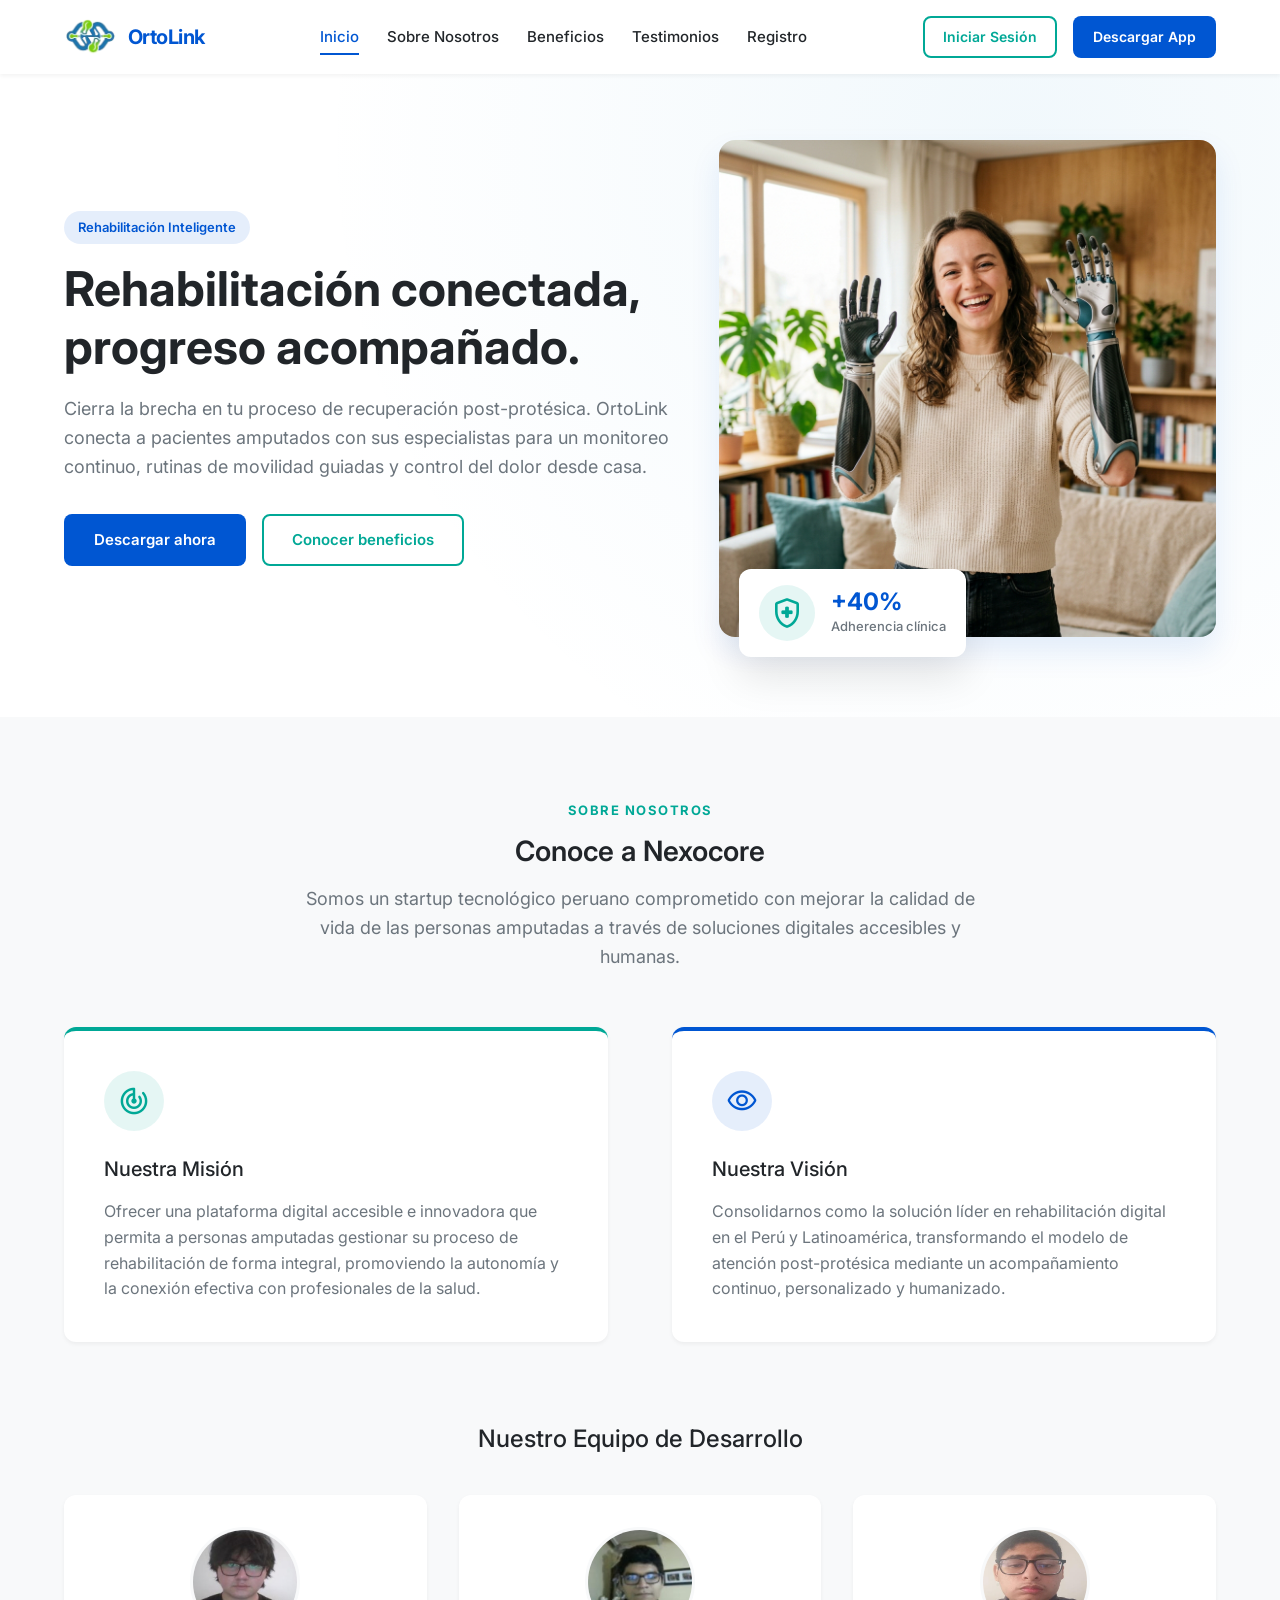
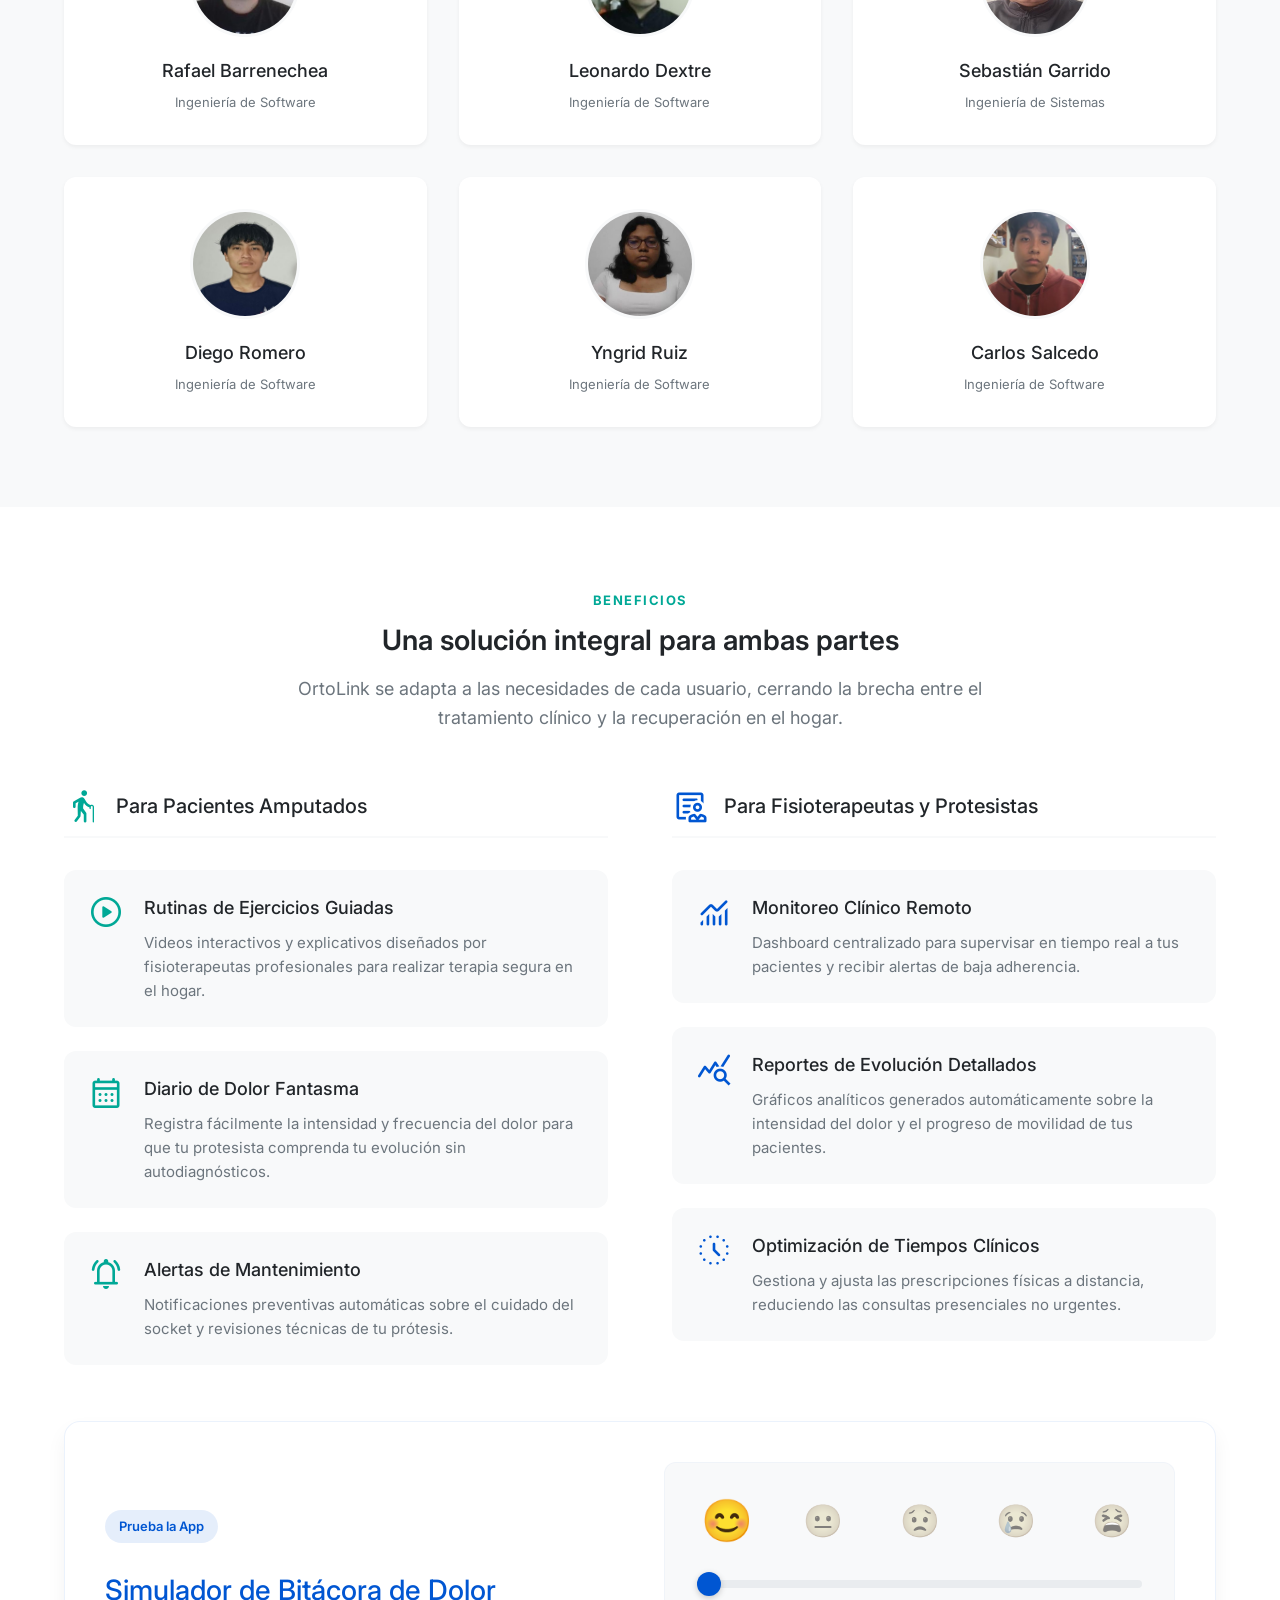
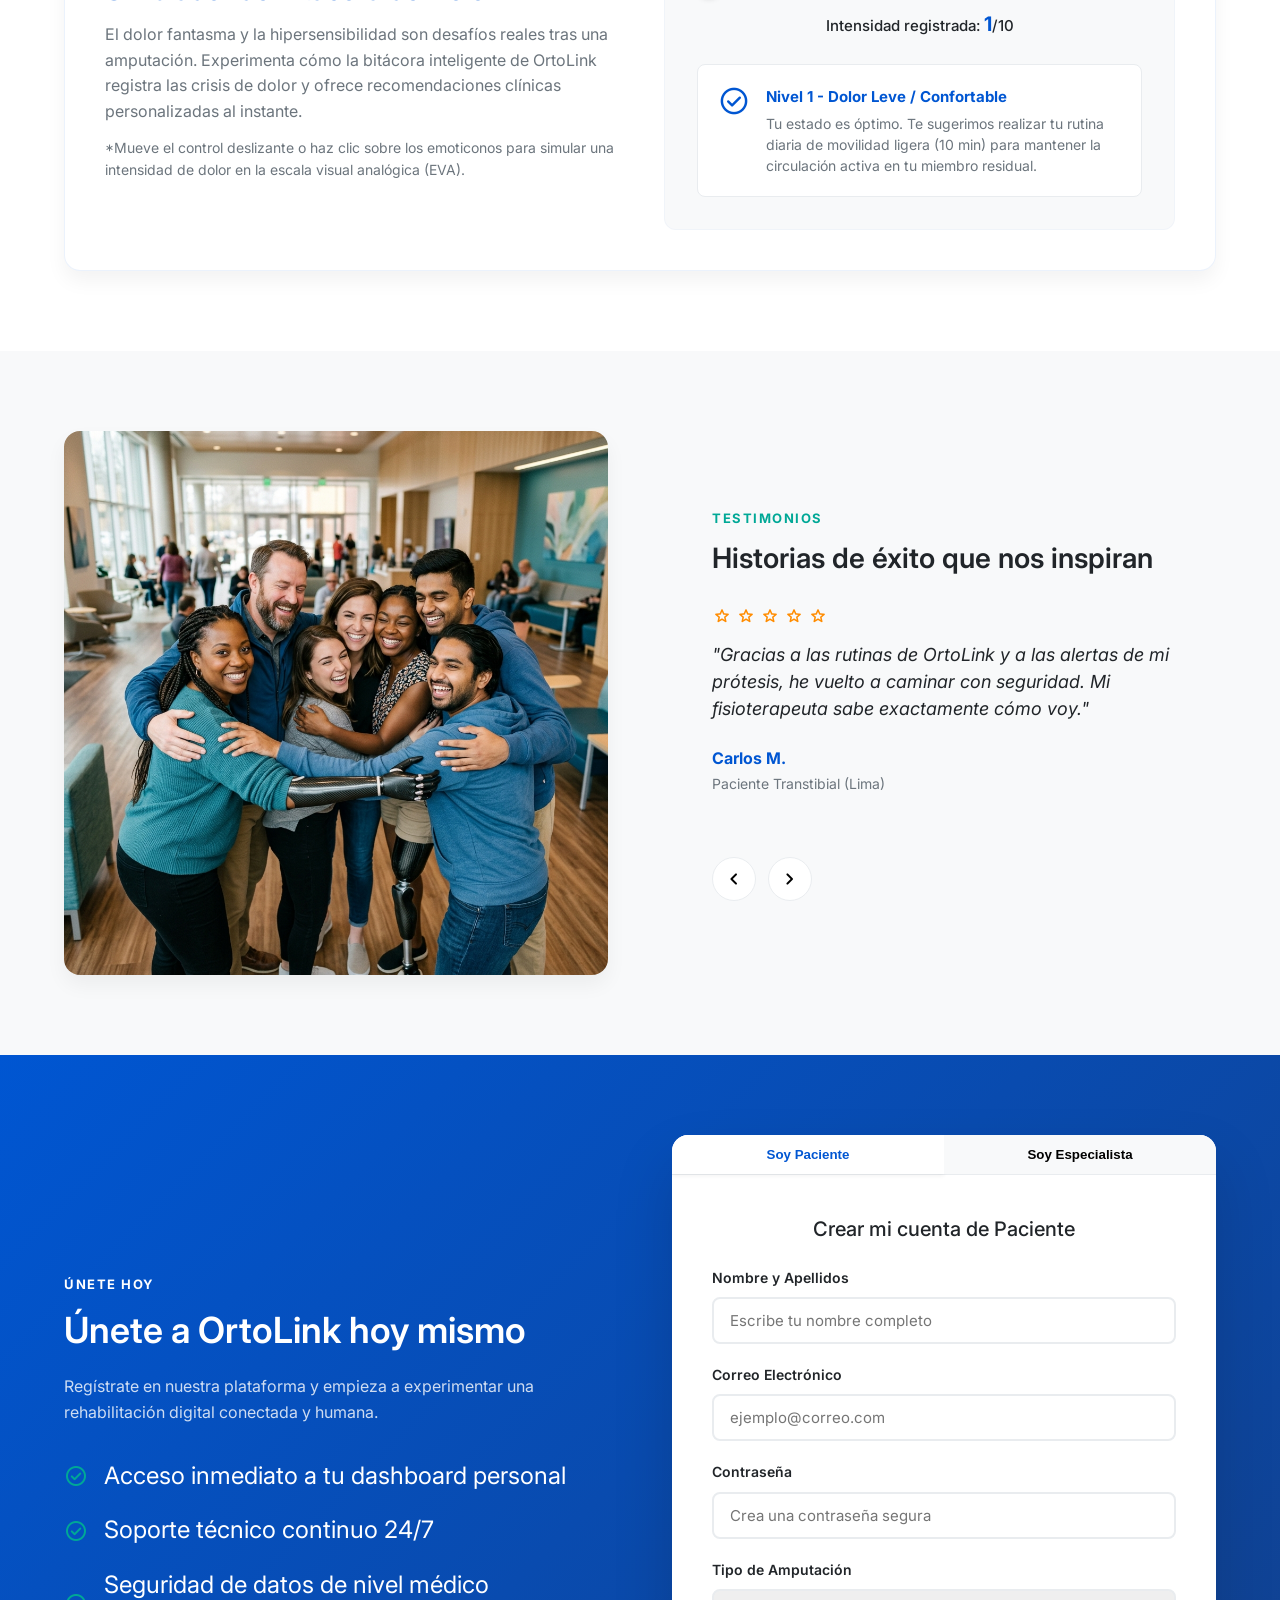
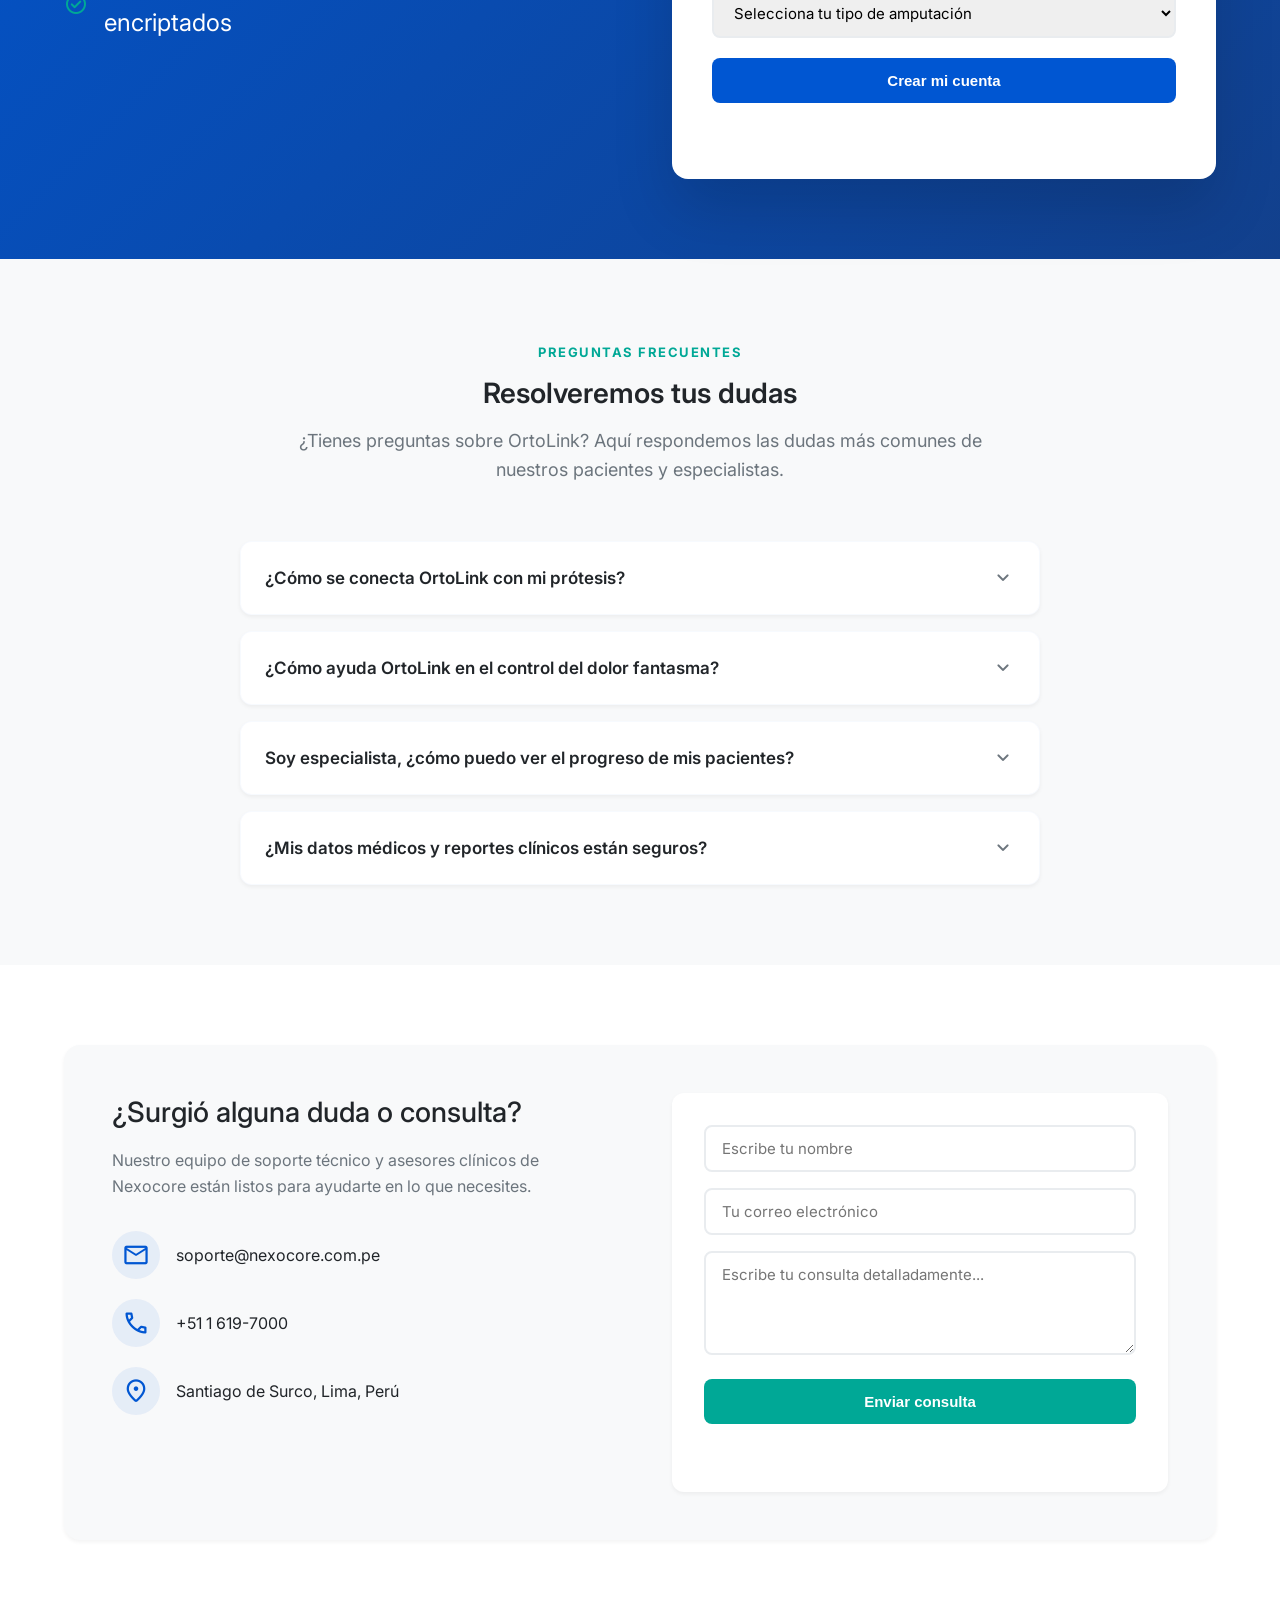
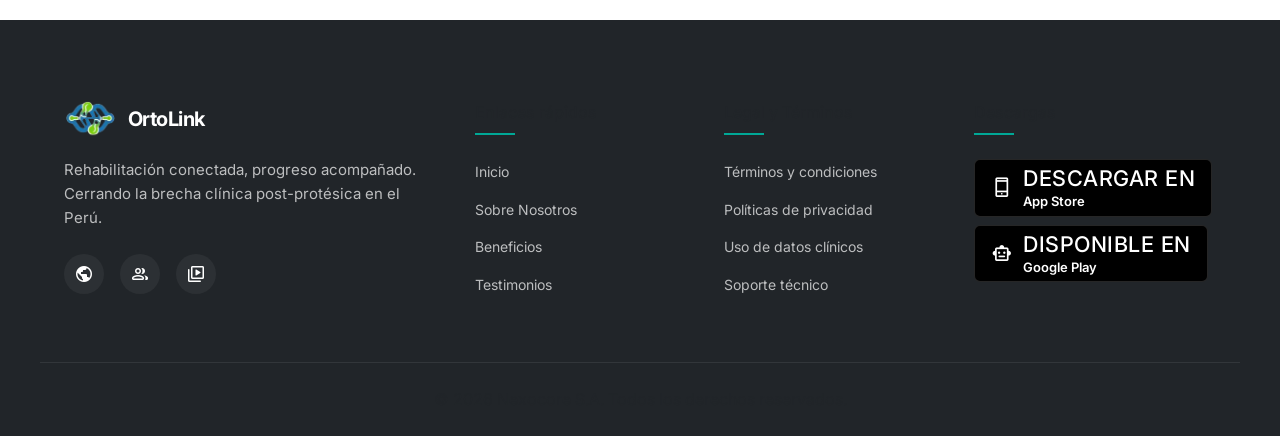
<file: public/index.html>
<!DOCTYPE html>
<html lang="es">

<head>
    <meta charset="UTF-8">
    <meta name="viewport" content="width=device-width, initial-scale=1.0">
    <title>OrtoLink - Rehabilitación conectada, progreso acompañado</title>

    <meta name="description"
        content="OrtoLink es la plataforma digital que conecta a pacientes amputados con especialistas en rehabilitación. Rutinas guiadas, diario de dolor y monitoreo remoto.">
    <meta name="keywords"
        content="rehabilitacion, protesis, amputados, dolor fantasma, telemedicina, ortopedia, fisioterapia, peru">
    <meta name="author" content="Nexocore">

    <link rel="preconnect" href="https://fonts.googleapis.com">
    <link rel="preconnect" href="https://fonts.gstatic.com" crossorigin>
    <link href="https://fonts.googleapis.com/css2?family=Inter:wght@300;400;500;600;700&display=swap" rel="stylesheet">

    <link rel="stylesheet"
        href="https://fonts.googleapis.com/css2?family=Material+Symbols+Rounded:opsz,wght,FILL,GRAD@24,400,0..1,0&display=swap" />

    <link rel="icon" type="image/x-icon" href="favicon.ico">
    <link rel="stylesheet" href="assets/styles/styles.css?v=1.0.1">
</head>

<body>
  
    <header class="main-header" id="header">
        <div class="header-container">
            <a href="#inicio" class="logo-area">
                <img src="assets/images/Ortolink logo sin fondo.png" alt="OrtoLink Logo" class="logo-img">
                <span class="logo-text">OrtoLink</span>
            </a>

            <button class="mobile-menu-toggle" id="menuToggle" aria-label="Abrir menú de navegación">
                <span class="material-symbols-rounded">menu</span>
            </button>

            <nav class="nav-menu" id="navMenu">
                <a href="#inicio" class="nav-link active">Inicio</a>
                <a href="#sobre-nosotros" class="nav-link">Sobre Nosotros</a>
                <a href="#beneficios" class="nav-link">Beneficios</a>
                <a href="#testimonios" class="nav-link">Testimonios</a>
                <a href="#registro" class="nav-link">Registro</a>
                <a href="login.html" class="nav-link mobile-only-link">Iniciar Sesión</a>
                <a href="#contacto" class="nav-link btn-secondary-nav">Contáctanos</a>
            </nav>

            <div class="header-actions">
                <a href="login.html" class="btn btn-secondary-outline btn-sm" style="margin-right: 12px;">Iniciar Sesión</a>
                <a href="#registro" class="btn btn-primary btn-sm">Descargar App</a>
            </div>
        </div>
    </header>
   
    <section class="hero-section" id="inicio">
        <div class="container hero-grid">
            <div class="hero-content fade-in">
                <span class="badge">Rehabilitación Inteligente</span>
                <h1 class="hero-title">Rehabilitación conectada, progreso acompañado.</h1>
                <p class="hero-subtitle">
                    Cierra la brecha en tu proceso de recuperación post-protésica. OrtoLink conecta a pacientes
                    amputados con sus especialistas para un monitoreo continuo, rutinas de movilidad guiadas y control
                    del dolor desde casa.
                </p>
                <div class="hero-actions">
                    <a href="#registro" class="btn btn-primary">Descargar ahora</a>
                    <a href="#beneficios" class="btn btn-secondary-outline">Conocer beneficios</a>
                </div>
            </div>
            <div class="hero-media slide-in-right">
                <div class="hero-image-wrapper">
                    <img src="assets/images/hero_woman_waving.png"
                        alt="Paciente con prótesis de brazo sonriendo y saludando" class="hero-img">
                    <div class="experience-card">
                        <span class="material-symbols-rounded icon-badge">health_and_safety</span>
                        <div class="experience-text">
                            <strong>+40%</strong>
                            <span>Adherencia clínica</span>
                        </div>
                    </div>
                </div>
            </div>
        </div>
    </section>
  
    <section class="about-section" id="sobre-nosotros">
        <div class="container">
            <div class="section-header text-center scroll-animate">
                <span class="section-tag">Sobre Nosotros</span>
                <h2>Conoce a Nexocore</h2>
                <p class="section-desc">
                    Somos un startup tecnológico peruano comprometido con mejorar la calidad de vida de las personas
                    amputadas a través de soluciones digitales accesibles y humanas.
                </p>
            </div>

            <div class="about-mv grid-2 scroll-animate">
                <div class="mv-card mission">
                    <div class="mv-icon-wrapper">
                        <span class="material-symbols-rounded">track_changes</span>
                    </div>
                    <h3>Nuestra Misión</h3>
                    <p>
                        Ofrecer una plataforma digital accesible e innovadora que permita a personas amputadas gestionar
                        su proceso de rehabilitación de forma integral, promoviendo la autonomía y la conexión efectiva
                        con profesionales de la salud.
                    </p>
                </div>
                <div class="mv-card vision">
                    <div class="mv-icon-wrapper">
                        <span class="material-symbols-rounded">visibility</span>
                    </div>
                    <h3>Nuestra Visión</h3>
                    <p>
                        Consolidarnos como la solución líder en rehabilitación digital en el Perú y Latinoamérica,
                        transformando el modelo de atención post-protésica mediante un acompañamiento continuo,
                        personalizado y humanizado.
                    </p>
                </div>
            </div>

            <div class="team-area scroll-animate">
                <h3 class="team-title text-center">Nuestro Equipo de Desarrollo</h3>
                <div class="team-grid">
                    
                    <div class="team-card">
                        <div class="avatar-wrapper">
                            <img src="assets/images/Rafael Bustamante.jpeg" alt="Rafael Bustamante"
                                class="avatar-img">
                        </div>
                        <h4>Rafael Barrenechea</h4>
                        <p class="career">Ingeniería de Software</p>
                    </div>
                    
                    <div class="team-card">
                        <div class="avatar-wrapper">
                            <img src="assets/images/Leonardo Dextre.jpeg" alt="Leonardo Dextre" class="avatar-img">
                        </div>
                        <h4>Leonardo Dextre</h4>
                        <p class="career">Ingeniería de Software</p>
                    </div>
                    
                    <div class="team-card">
                        <div class="avatar-wrapper">
                            <img src="assets/images/Sebastian Caleb.jpeg" alt="Sebastian Caleb" class="avatar-img">
                        </div>
                        <h4>Sebastián Garrido</h4>
                        <p class="career">Ingeniería de Sistemas</p>
                    </div>
                    
                    <div class="team-card">
                        <div class="avatar-wrapper">
                            <img src="assets/images/Diego Sebastian.jpeg" alt="Diego Sebastian" class="avatar-img">
                        </div>
                        <h4>Diego Romero</h4>
                        <p class="career">Ingeniería de Software</p>
                    </div>
                    
                    <div class="team-card">
                        <div class="avatar-wrapper">
                            <img src="assets/images/Yngrid Ruiz.jpeg" alt="Yngrid Ruiz" class="avatar-img">
                        </div>
                        <h4>Yngrid Ruiz</h4>
                        <p class="career">Ingeniería de Software</p>
                    </div>
                    
                    <div class="team-card">
                        <div class="avatar-wrapper">
                            <img src="assets/images/Carlos Salcedo.jpeg" alt="Carlos Salcedo" class="avatar-img">
                        </div>
                        <h4>Carlos Salcedo</h4>
                        <p class="career">Ingeniería de Software</p>
                    </div>
                </div>
            </div>
        </div>
    </section>
  
    <section class="benefits-section" id="beneficios">
        <div class="container">
            <div class="section-header text-center scroll-animate">
                <span class="section-tag">Beneficios</span>
                <h2>Una solución integral para ambas partes</h2>
                <p class="section-desc">
                    OrtoLink se adapta a las necesidades de cada usuario, cerrando la brecha entre el tratamiento
                    clínico y la recuperación en el hogar.
                </p>
            </div>

            <div class="benefits-grid grid-2">
                
                <div class="benefits-column scroll-animate">
                    <div class="column-title">
                        <span class="material-symbols-rounded text-teal">elderly</span>
                        <h3>Para Pacientes Amputados</h3>
                    </div>
                    <div class="cards-list">
                        <div class="benefit-card">
                            <div class="card-icon">
                                <span class="material-symbols-rounded">play_circle</span>
                            </div>
                            <div class="card-info">
                                <h4>Rutinas de Ejercicios Guiadas</h4>
                                <p>Videos interactivos y explicativos diseñados por fisioterapeutas profesionales para
                                    realizar terapia segura en el hogar.</p>
                            </div>
                        </div>
                        <div class="benefit-card">
                            <div class="card-icon">
                                <span class="material-symbols-rounded">calendar_month</span>
                            </div>
                            <div class="card-info">
                                <h4>Diario de Dolor Fantasma</h4>
                                <p>Registra fácilmente la intensidad y frecuencia del dolor para que tu protesista
                                    comprenda tu evolución sin autodiagnósticos.</p>
                            </div>
                        </div>
                        <div class="benefit-card">
                            <div class="card-icon">
                                <span class="material-symbols-rounded">notifications_active</span>
                            </div>
                            <div class="card-info">
                                <h4>Alertas de Mantenimiento</h4>
                                <p>Notificaciones preventivas automáticas sobre el cuidado del socket y revisiones
                                    técnicas de tu prótesis.</p>
                            </div>
                        </div>
                    </div>
                </div>

                <div class="benefits-column scroll-animate">
                    <div class="column-title">
                        <span class="material-symbols-rounded text-blue">clinical_notes</span>
                        <h3>Para Fisioterapeutas y Protesistas</h3>
                    </div>
                    <div class="cards-list">
                        <div class="benefit-card">
                            <div class="card-icon">
                                <span class="material-symbols-rounded">monitoring</span>
                            </div>
                            <div class="card-info">
                                <h4>Monitoreo Clínico Remoto</h4>
                                <p>Dashboard centralizado para supervisar en tiempo real a tus pacientes y recibir
                                    alertas de baja adherencia.</p>
                            </div>
                        </div>
                        <div class="benefit-card">
                            <div class="card-icon">
                                <span class="material-symbols-rounded">query_stats</span>
                            </div>
                            <div class="card-info">
                                <h4>Reportes de Evolución Detallados</h4>
                                <p>Gráficos analíticos generados automáticamente sobre la intensidad del dolor y el
                                    progreso de movilidad de tus pacientes.</p>
                            </div>
                        </div>
                        <div class="benefit-card">
                            <div class="card-icon">
                                <span class="material-symbols-rounded">history_toggle_off</span>
                            </div>
                            <div class="card-info">
                                <h4>Optimización de Tiempos Clínicos</h4>
                                <p>Gestiona y ajusta las prescripciones físicas a distancia, reduciendo las consultas
                                    presenciales no urgentes.</p>
                            </div>
                        </div>
                    </div>
                </div>
            </div>

            <div class="interactive-demo-card scroll-animate" style="margin-top: 56px;">
                <div class="demo-card-grid">
                    <div class="demo-info">
                        <span class="badge">Prueba la App</span>
                        <h3>Simulador de Bitácora de Dolor</h3>
                        <p>
                            El dolor fantasma y la hipersensibilidad son desafíos reales tras una amputación. Experimenta cómo la bitácora inteligente de OrtoLink registra las crisis de dolor y ofrece recomendaciones clínicas personalizadas al instante.
                        </p>
                        <p style="margin-top: 12px; font-size: 0.875rem; color: var(--color-text-muted);">
                            *Mueve el control deslizante o haz clic sobre los emoticonos para simular una intensidad de dolor en la escala visual analógica (EVA).
                        </p>
                    </div>
                    
                    <div class="demo-interactive">
                        <div class="pain-scale-container" id="painScaleCard">
                            <div class="pain-faces">
                                <span class="face active" data-level="1" title="Dolor Leve">😊</span>
                                <span class="face" data-level="3" title="Dolor Moderado">😐</span>
                                <span class="face" data-level="5" title="Dolor Severo">😟</span>
                                <span class="face" data-level="7" title="Dolor Muy Severo">😢</span>
                                <span class="face" data-level="10" title="Dolor Insoportable">😫</span>
                            </div>
                            
                            <div class="pain-slider-wrapper">
                                <input type="range" id="painSlider" min="1" max="10" value="1" class="pain-slider" aria-label="Escala de dolor de 1 a 10">
                                <div class="pain-value-display">
                                    Intensidad registrada: <strong id="painValueDisplay">1</strong>/10
                                </div>
                            </div>
                            
                            <div class="pain-recommendation" id="painFeedbackBox">
                                <span class="material-symbols-rounded" id="painFeedbackIcon">check_circle</span>
                                <div>
                                    <strong id="painFeedbackTitle">Nivel 1 - Dolor Leve / Confortable</strong>
                                    <p id="painFeedbackDesc">Tu estado es óptimo. Te sugerimos realizar tu rutina diaria de movilidad ligera (10 min) para mantener la circulación activa en tu miembro residual.</p>
                                </div>
                            </div>
                        </div>
                    </div>
                </div>
            </div>
        </div>
    </section>

    <section class="testimonials-section" id="testimonios">
        <div class="container grid-2 align-center">
            <div class="testimonials-media scroll-animate">
                <div class="testimonial-image-wrapper">
                    <img src="assets/images/testimonies_group_hug.png"
                        alt="Grupo de pacientes con prótesis abrazándose" class="testimonial-img">
                </div>
            </div>
            <div class="testimonials-content scroll-animate">
                <span class="section-tag">Testimonios</span>
                <h2>Historias de éxito que nos inspiran</h2>

                <div class="testimonial-slider">
                    
                    <div class="testimonial-item active">
                        <div class="rating">
                            <span class="material-symbols-rounded fill">star</span>
                            <span class="material-symbols-rounded fill">star</span>
                            <span class="material-symbols-rounded fill">star</span>
                            <span class="material-symbols-rounded fill">star</span>
                            <span class="material-symbols-rounded fill">star</span>
                        </div>
                        <p class="quote">
                            "Gracias a las rutinas de OrtoLink y a las alertas de mi prótesis, he vuelto a caminar con
                            seguridad. Mi fisioterapeuta sabe exactamente cómo voy."
                        </p>
                        <div class="author">
                            <strong>Carlos M.</strong>
                            <span>Paciente Transtibial (Lima)</span>
                        </div>
                    </div>

                    <div class="testimonial-item">
                        <div class="rating">
                            <span class="material-symbols-rounded fill">star</span>
                            <span class="material-symbols-rounded fill">star</span>
                            <span class="material-symbols-rounded fill">star</span>
                            <span class="material-symbols-rounded fill">star</span>
                            <span class="material-symbols-rounded fill">star</span>
                        </div>
                        <p class="quote">
                            "OrtoLink me permite ajustar la terapia física de mis pacientes de forma remota y recibir
                            alertas cuando alguien tiene baja adherencia. Ha mejorado los resultados en un 40%."
                        </p>
                        <div class="author">
                            <strong>Dra. Andrea R.</strong>
                            <span>Especialista en Medicina Física</span>
                        </div>
                    </div>
                </div>

                <div class="slider-controls">
                    <button class="btn-ctrl" id="prevTestimonial" aria-label="Testimonio anterior">
                        <span class="material-symbols-rounded">chevron_left</span>
                    </button>
                    <button class="btn-ctrl" id="nextTestimonial" aria-label="Testimonio siguiente">
                        <span class="material-symbols-rounded">chevron_right</span>
                    </button>
                </div>
            </div>
        </div>
    </section>

    <section class="registration-section" id="registro">
        <div class="container grid-2 align-center">
            <div class="registration-info scroll-animate">
                <span class="section-tag text-white">Únete Hoy</span>
                <h2 class="text-white">Únete a OrtoLink hoy mismo</h2>
                <p class="text-white-muted">
                    Regístrate en nuestra plataforma y empieza a experimentar una rehabilitación digital conectada y
                    humana.
                </p>
                <div class="reg-benefits-list">
                    <div class="reg-benefit-item">
                        <span class="material-symbols-rounded text-teal">check_circle</span>
                        <span class="text-white">Acceso inmediato a tu dashboard personal</span>
                    </div>
                    <div class="reg-benefit-item">
                        <span class="material-symbols-rounded text-teal">check_circle</span>
                        <span class="text-white">Soporte técnico continuo 24/7</span>
                    </div>
                    <div class="reg-benefit-item">
                        <span class="material-symbols-rounded text-teal">check_circle</span>
                        <span class="text-white">Seguridad de datos de nivel médico encriptados</span>
                    </div>
                </div>
            </div>

            <div class="registration-form-container scroll-animate">
                
                <div class="role-selector">
                    <button class="btn-role active" id="btnRolePatient">Soy Paciente</button>
                    <button class="btn-role" id="btnRoleSpecialist">Soy Especialista</button>
                </div>

                <form id="regForm" class="reg-form">
                    <h3 id="formTitle">Crear mi cuenta de Paciente</h3>

                    <div class="form-group">
                        <label for="regName">Nombre y Apellidos</label>
                        <input type="text" id="regName" placeholder="Escribe tu nombre completo" required>
                    </div>

                    <div class="form-group">
                        <label for="regEmail">Correo Electrónico</label>
                        <input type="email" id="regEmail" placeholder="ejemplo@correo.com" required>
                    </div>

                    <div class="form-group">
                        <label for="regPassword">Contraseña</label>
                        <input type="password" id="regPassword" placeholder="Crea una contraseña segura" required
                            minlength="6">
                    </div>

                    <div class="form-group" id="groupAmputation">
                        <label for="regAmputation">Tipo de Amputación</label>
                        <select id="regAmputation" required>
                            <option value="" disabled selected>Selecciona tu tipo de amputación</option>
                            <option value="transtibial">Transtibial (Bajo la rodilla)</option>
                            <option value="transfemoral">Transfemoral (Sobre la rodilla)</option>
                            <option value="brazo">Miembro Superior (Brazo / Mano)</option>
                            <option value="otro">Otro tipo</option>
                        </select>
                    </div>

                    <div class="form-group hidden" id="groupSpecialty">
                        <label for="regSpecialty">Especialidad</label>
                        <select id="regSpecialty">
                            <option value="" disabled selected>Selecciona tu especialidad</option>
                            <option value="fisioterapia">Fisioterapeuta</option>
                            <option value="protesista">Protesista</option>
                            <option value="rehabilitador">Médico Fisiatra / Rehabilitador</option>
                            <option value="otra">Otra especialidad</option>
                        </select>
                    </div>

                    <div class="form-group hidden" id="groupLicense">
                        <label for="regLicense">Número de Colegiatura Médica</label>
                        <input type="text" id="regLicense" placeholder="Ingresa tu CTMP o CMP">
                    </div>

                    <button type="submit" class="btn btn-primary btn-block" id="btnSubmitForm">Crear mi cuenta</button>

                    <p class="form-notice" id="formNotice"></p>
                </form>
            </div>
        </div>
    </section>
    
    <section class="faq-section" id="faqs">
        <div class="container">
            <div class="section-header text-center scroll-animate">
                <span class="section-tag">Preguntas Frecuentes</span>
                <h2>Resolveremos tus dudas</h2>
                <p class="section-desc">
                    ¿Tienes preguntas sobre OrtoLink? Aquí respondemos las dudas más comunes de nuestros pacientes y especialistas.
                </p>
            </div>

            <div class="faq-accordion-container scroll-animate">
                
                <div class="faq-item">
                    <button class="faq-question" aria-expanded="false">
                        <span>¿Cómo se conecta OrtoLink con mi prótesis?</span>
                        <span class="material-symbols-rounded faq-arrow">expand_more</span>
                    </button>
                    <div class="faq-answer">
                        <div class="faq-answer-inner">
                            <p>
                                OrtoLink no requiere una conexión física directa por cable ni sensores invasivos. La aplicación te permite registrar manualmente el estado y revisiones de tu prótesis y el socket. Además, el algoritmo de la plataforma genera alertas preventivas de mantenimiento basadas en tu tiempo de uso registrado y reportes de comodidad diaria.
                            </p>
                        </div>
                    </div>
                </div>

                <div class="faq-item">
                    <button class="faq-question" aria-expanded="false">
                        <span>¿Cómo ayuda OrtoLink en el control del dolor fantasma?</span>
                        <span class="material-symbols-rounded faq-arrow">expand_more</span>
                    </button>
                    <div class="faq-answer">
                        <div class="faq-answer-inner">
                            <p>
                                La plataforma cuenta con un Diario de Dolor Fantasma digital. Los pacientes pueden registrar la intensidad (escala 1-10), frecuencia y tipo de molestia que experimentan. El sistema analiza esta información, ofrece técnicas inmediatas de alivio basadas en evidencia clínica (como ejercicios de respiración, masajes o terapia de espejo) y envía un reporte automatizado a su especialista tratante para ajustar el tratamiento físico.
                            </p>
                        </div>
                    </div>
                </div>

                <div class="faq-item">
                    <button class="faq-question" aria-expanded="false">
                        <span>Soy especialista, ¿cómo puedo ver el progreso de mis pacientes?</span>
                        <span class="material-symbols-rounded faq-arrow">expand_more</span>
                    </button>
                    <div class="faq-answer">
                        <div class="faq-answer-inner">
                            <p>
                                Al registrarte como especialista y ser verificado por nuestro equipo médico, accedes a un panel de control clínico (Dashboard). Desde allí puedes visualizar en tiempo real gráficos sobre la adherencia a los ejercicios de tus pacientes, la curva de dolor fantasma y alertas en caso de que algún paciente reporte una disminución significativa en su movilidad o confort del socket.
                            </p>
                        </div>
                    </div>
                </div>

                <div class="faq-item">
                    <button class="faq-question" aria-expanded="false">
                        <span>¿Mis datos médicos y reportes clínicos están seguros?</span>
                        <span class="material-symbols-rounded faq-arrow">expand_more</span>
                    </button>
                    <div class="faq-answer">
                        <div class="faq-answer-inner">
                            <p>
                                Absolutamente. En Nexocore nos tomamos muy en serio la privacidad clínica. Toda la información personal y los reportes de salud registrados en OrtoLink están encriptados de extremo a extremo y son almacenados bajo normativas de seguridad de nivel médico (cumpliendo con estándares internacionales de protección de datos de salud), garantizando que solo tú y tu especialista autorizado puedan verlos.
                            </p>
                        </div>
                    </div>
                </div>
            </div>
        </div>
    </section>

    <section class="contact-section" id="contacto">
        <div class="container">
            <div class="contact-card scroll-animate">
                <div class="contact-card-grid">
                    <div class="contact-info-area">
                        <h3>¿Surgió alguna duda o consulta?</h3>
                        <p>Nuestro equipo de soporte técnico y asesores clínicos de Nexocore están listos para ayudarte
                            en lo que necesites.</p>

                        <div class="contact-methods">
                            <div class="method-item">
                                <span class="material-symbols-rounded">mail</span>
                                <span>soporte@nexocore.com.pe</span>
                            </div>
                            <div class="method-item">
                                <span class="material-symbols-rounded">call</span>
                                <span>+51 1 619-7000</span>
                            </div>
                            <div class="method-item">
                                <span class="material-symbols-rounded">location_on</span>
                                <span>Santiago de Surco, Lima, Perú</span>
                            </div>
                        </div>
                    </div>

                    <div class="contact-form-area">
                        <form id="contactForm" class="contact-form">
                            <div class="form-group">
                                <input type="text" id="contactName" placeholder="Escribe tu nombre" required>
                            </div>
                            <div class="form-group">
                                <input type="email" id="contactEmail" placeholder="Tu correo electrónico" required>
                            </div>
                            <div class="form-group">
                                <textarea id="contactMessage" rows="4"
                                    placeholder="Escribe tu consulta detalladamente..." required></textarea>
                            </div>
                            <button type="submit" class="btn btn-secondary btn-block">Enviar consulta</button>
                            <p class="form-notice" id="contactNotice"></p>
                        </form>
                    </div>
                </div>
            </div>
        </div>
    </section>
   
    <footer class="main-footer">
        <div class="container footer-grid">
            <div class="footer-brand">
                <a href="#inicio" class="logo-area text-white">
                    <img src="assets/images/Ortolink logo sin fondo.png" alt="OrtoLink Logo" class="logo-img">
                    <span class="logo-text">OrtoLink</span>
                </a>
                <p class="brand-desc">
                    Rehabilitación conectada, progreso acompañado. Cerrando la brecha clínica post-protésica en el Perú.
                </p>
                <div class="social-links">
                    <a href="#" aria-label="Facebook"><span class="material-symbols-rounded">public</span></a>
                    <a href="#" aria-label="LinkedIn"><span class="material-symbols-rounded">group</span></a>
                    <a href="#" aria-label="YouTube"><span class="material-symbols-rounded">video_library</span></a>
                </div>
            </div>

            <div class="footer-links">
                <h4>Enlaces rápidos</h4>
                <ul>
                    <li><a href="#inicio">Inicio</a></li>
                    <li><a href="#sobre-nosotros">Sobre Nosotros</a></li>
                    <li><a href="#beneficios">Beneficios</a></li>
                    <li><a href="#testimonios">Testimonios</a></li>
                </ul>
            </div>

            <div class="footer-links">
                <h4>Legal y Términos</h4>
                <ul>
                    <li><a href="#" class="legal-link" data-legal="terms">Términos y condiciones</a></li>
                    <li><a href="#" class="legal-link" data-legal="privacy">Políticas de privacidad</a></li>
                    <li><a href="#" class="legal-link" data-legal="data">Uso de datos clínicos</a></li>
                    <li><a href="#" class="legal-link" data-legal="support">Soporte técnico</a></li>
                </ul>
            </div>

            <div class="footer-links downloads-links">
                <h4>Descargas</h4>
                <div class="store-badges">
                    <div class="badge-mockup store-ios">
                        <span class="material-symbols-rounded">phone_iphone</span>
                        <div>
                            <span class="subtext">Descargar en</span>
                            <span class="maintext">App Store</span>
                        </div>
                    </div>
                    <div class="badge-mockup store-android">
                        <span class="material-symbols-rounded">smart_toy</span>
                        <div>
                            <span class="subtext">Disponible en</span>
                            <span class="maintext">Google Play</span>
                        </div>
                    </div>
                </div>
            </div>
        </div>

        <div class="container copyright-area">
            <p>&copy; 2026 Nexocore S.A. Todos los derechos reservados.</p>
        </div>
    </footer>

    <div class="modal-overlay hidden" id="legalModal">
        <div class="modal-card">
            <button class="modal-close" id="btnCloseLegal" aria-label="Cerrar modal">
                <span class="material-symbols-rounded">close</span>
            </button>
            <div class="modal-header-login">
                <span class="material-symbols-rounded" id="legalIcon">policy</span>
                <h3 id="legalTitle">Documento Legal</h3>
            </div>
            <div class="legal-content-body" id="legalContent">
                
            </div>
            <button class="btn btn-primary" id="btnAcceptLegal" style="width: 100%;">Cerrar y Aceptar</button>
        </div>
    </div>
   
    <script src="assets/scripts/main.js"></script>
</body>

</html>
</file>
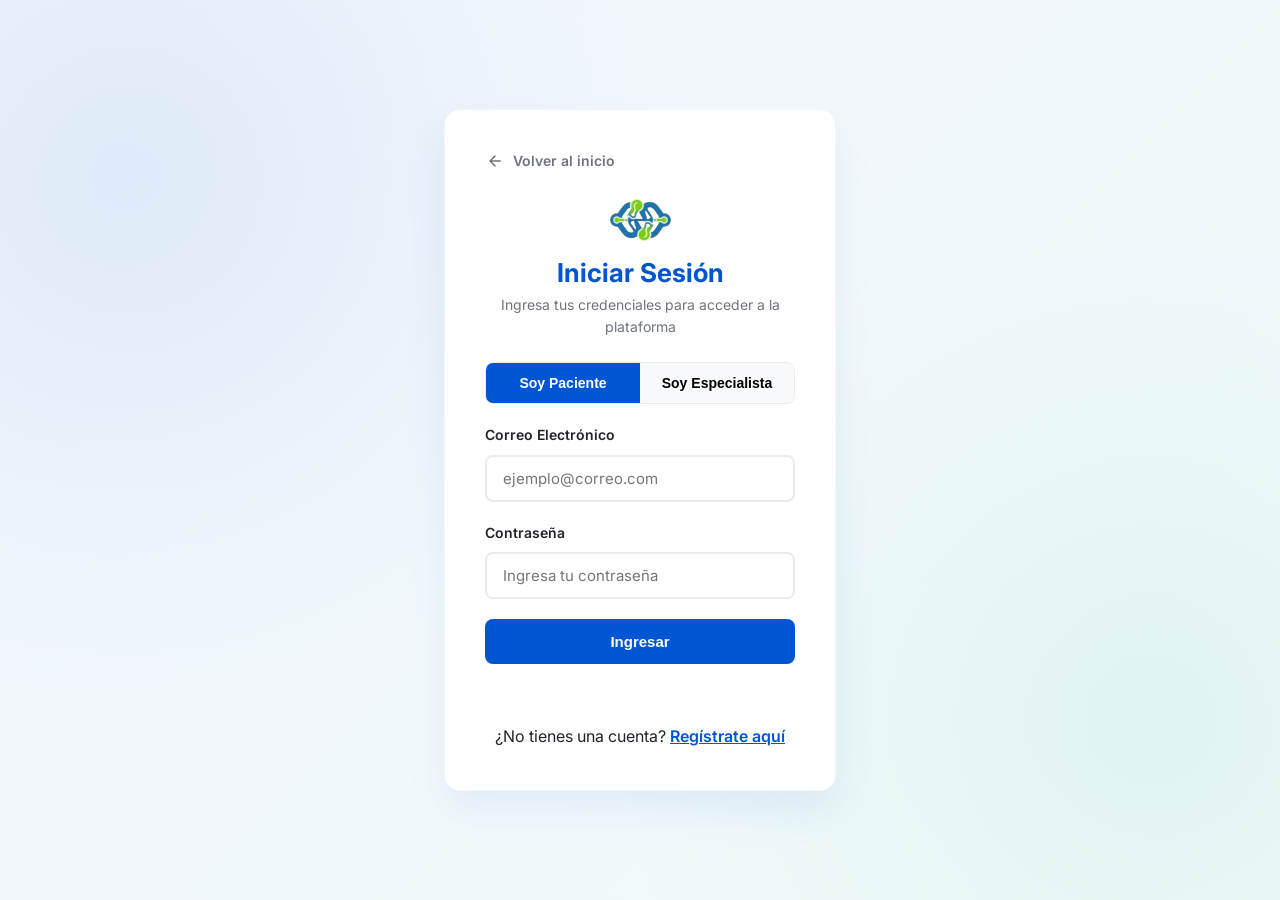
<file: login.html>
<!DOCTYPE html>
<html lang="es">

<head>
    <meta charset="UTF-8">
    <meta name="viewport" content="width=device-width, initial-scale=1.0">
    <title>Iniciar Sesión - OrtoLink</title>
    <meta name="description"
        content="Inicia sesión en tu cuenta de OrtoLink para continuar con tu proceso de rehabilitación o monitoreo clínico.">
    <meta name="author" content="Nexocore">
    <link rel="preconnect" href="https://fonts.googleapis.com">
    <link rel="preconnect" href="https://fonts.gstatic.com" crossorigin>
    <link href="https://fonts.googleapis.com/css2?family=Inter:wght@300;400;500;600;700&display=swap" rel="stylesheet">
    <link rel="stylesheet"
        href="https://fonts.googleapis.com/css2?family=Material+Symbols+Rounded:opsz,wght,FILL,GRAD@24,400,0..1,0&display=swap" />
    <link rel="stylesheet" href="css/style.css?v=1.0.1">
</head>

<body class="login-page-body">
    <div class="login-page-container">
        <main class="login-card">
            <a href="index.html" class="btn-login-back" aria-label="Volver a la página principal">
                <span class="material-symbols-rounded">arrow_back</span>
                <span>Volver al inicio</span>
            </a>
            <div class="login-card-header">
                <img src="images/Ortolink logo sin fondo.png" alt="OrtoLink Logo" class="login-logo">
                <h1>Iniciar Sesión</h1>
                <p>Ingresa tus credenciales para acceder a la plataforma</p>
            </div>
            <div class="role-selector login-role">
                <button class="btn-role-login active" id="btnLoginRolePatient" type="button">Soy Paciente</button>
                <button class="btn-role-login" id="btnLoginRoleSpecialist" type="button">Soy Especialista</button>
            </div>
            <form id="loginForm" class="login-form">
                <div class="form-group">
                    <label for="loginEmail">Correo Electrónico</label>
                    <input type="email" id="loginEmail" placeholder="ejemplo@correo.com" required autocomplete="email">
                </div>
                <div class="form-group">
                    <label for="loginPassword">Contraseña</label>
                    <input type="password" id="loginPassword" placeholder="Ingresa tu contraseña" required
                        autocomplete="current-password">
                </div>
                <button type="submit" class="btn btn-primary btn-block">Ingresar</button>
                <p class="form-notice" id="loginNotice"></p>
            </form>
            <div class="login-card-footer">
                <p>¿No tienes una cuenta? <a href="index.html#registro" id="linkToRegister">Regístrate aquí</a></p>
            </div>
        </main>
    </div>
    <script src="js/login.js"></script>
</body>

</html>
</file>
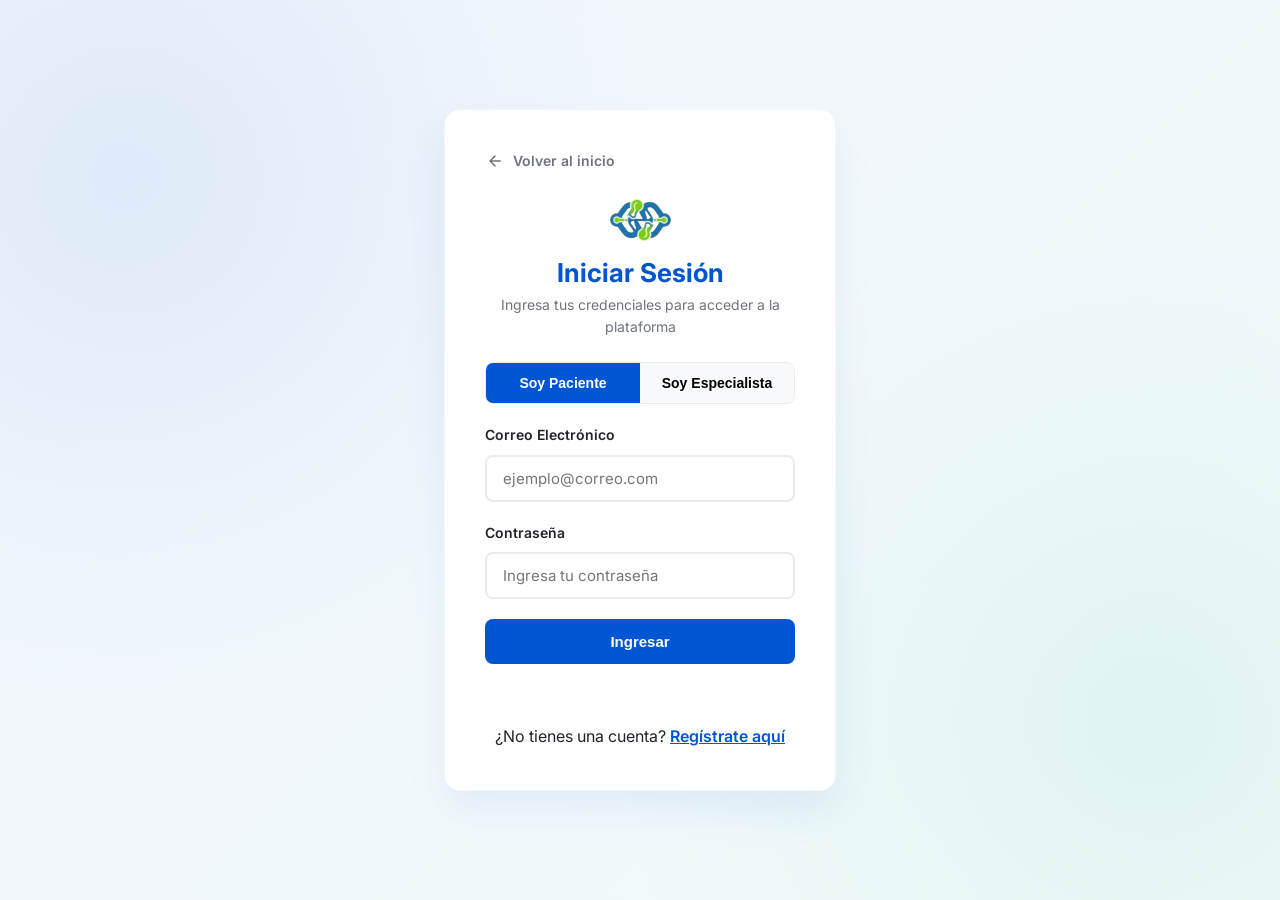
<file: public/login.html>
<!DOCTYPE html>
<html lang="es">

<head>
    <meta charset="UTF-8">
    <meta name="viewport" content="width=device-width, initial-scale=1.0">
    <title>Iniciar Sesión - OrtoLink</title>
    <meta name="description" content="Inicia sesión en tu cuenta de OrtoLink para continuar con tu proceso de rehabilitación o monitoreo clínico.">
    <meta name="author" content="Nexocore">
    <link rel="preconnect" href="https://fonts.googleapis.com">
    <link rel="preconnect" href="https://fonts.gstatic.com" crossorigin>
    <link href="https://fonts.googleapis.com/css2?family=Inter:wght@300;400;500;600;700&display=swap" rel="stylesheet">
    <link rel="stylesheet" href="https://fonts.googleapis.com/css2?family=Material+Symbols+Rounded:opsz,wght,FILL,GRAD@24,400,0..1,0&display=swap" />
    <link rel="icon" type="image/x-icon" href="favicon.ico">
    <link rel="stylesheet" href="assets/styles/styles.css?v=1.0.1">
</head>

<body class="login-page-body">
    <div class="login-page-container">
        <main class="login-card">
            <a href="index.html" class="btn-login-back" aria-label="Volver a la página principal">
                <span class="material-symbols-rounded">arrow_back</span>
                <span>Volver al inicio</span>
            </a>
            <div class="login-card-header">
                <img src="assets/images/Ortolink logo sin fondo.png" alt="OrtoLink Logo" class="login-logo">
                <h1>Iniciar Sesión</h1>
                <p>Ingresa tus credenciales para acceder a la plataforma</p>
            </div>
            <div class="role-selector login-role">
                <button class="btn-role-login active" id="btnLoginRolePatient" type="button">Soy Paciente</button>
                <button class="btn-role-login" id="btnLoginRoleSpecialist" type="button">Soy Especialista</button>
            </div>
            <form id="loginForm" class="login-form">
                <div class="form-group">
                    <label for="loginEmail">Correo Electrónico</label>
                    <input type="email" id="loginEmail" placeholder="ejemplo@correo.com" required autocomplete="email">
                </div>
                <div class="form-group">
                    <label for="loginPassword">Contraseña</label>
                    <input type="password" id="loginPassword" placeholder="Ingresa tu contraseña" required autocomplete="current-password">
                </div>
                <button type="submit" class="btn btn-primary btn-block">Ingresar</button>
                <p class="form-notice" id="loginNotice"></p>
            </form>
            <div class="login-card-footer">
                <p>¿No tienes una cuenta? <a href="index.html#registro" id="linkToRegister">Regístrate aquí</a></p>
            </div>
        </main>
    </div>
    <script src="assets/scripts/login.js"></script>
</body>

</html>
</file>
<file: public/assets/styles/styles.css>
:root {
    
    --color-primary: #0056D2;        
    --color-secondary: #00A896;      
    --color-accent: #FF8C00;         
    --color-info: #4DA8DA;           
    
    --color-white: #FFFFFF;
    --color-bg-light: #F8F9FA;
    --color-text-muted: #6C757D;
    --color-text-dark: #212529;
    
    --color-hover-dark: #12408c;
    --color-hover-teal: #008f7f;
    --color-disabled: #E9ECEF;
    --shadow-sm: 0 2px 4px rgba(0, 0, 0, 0.05);
    --shadow-md: 0 10px 20px rgba(0, 0, 0, 0.05);
    --shadow-lg: 0 15px 30px rgba(0, 86, 210, 0.1);
    
    --font-main: 'Inter', sans-serif;
    --radius-btn: 8px;
    --radius-card: 12px;
    --radius-modal: 16px;
    
    --transition-smooth: all 0.3s cubic-bezier(0.25, 0.8, 0.25, 1);
}

* {
    margin: 0;
    padding: 0;
    box-sizing: border-box;
}

html {
    scroll-behavior: smooth;
    font-size: 16px;
}

body {
    font-family: var(--font-main);
    color: var(--color-text-dark);
    background-color: var(--color-white);
    line-height: 1.6;
    overflow-x: hidden;
}

a {
    text-decoration: none;
    color: inherit;
    transition: var(--transition-smooth);
}

ul {
    list-style: none;
}

img {
    max-width: 100%;
    height: auto;
    display: block;
}

.container {
    width: 100%;
    max-width: 1200px;
    margin: 0 auto;
    padding: 0 24px;
}

.grid-2 {
    display: grid;
    grid-template-columns: 1fr;
    gap: 40px;
}

@media (min-width: 992px) {
    .grid-2 {
        grid-template-columns: 1fr 1fr;
        gap: 64px;
    }
}

.align-center {
    align-items: center;
}

.text-center {
    text-center: center;
    text-align: center;
}

h1 {
    font-size: 2.25rem; 
    font-weight: 700;
    line-height: 1.2;
    color: var(--color-text-dark);
}

h2 {
    font-size: 1.75rem; 
    font-weight: 600;
    line-height: 1.3;
    color: var(--color-text-dark);
}

h3 {
    font-size: 1.25rem; 
    font-weight: 500;
    line-height: 1.4;
    color: var(--color-text-dark);
}

h4 {
    font-size: 1.125rem; 
    font-weight: 500;
    color: var(--color-text-dark);
}

p {
    font-size: 1rem; 
    font-weight: 400;
    color: var(--color-text-dark);
}

.text-white {
    color: var(--color-white) !important;
}

.text-white-muted {
    color: rgba(255, 255, 255, 0.8) !important;
}

.text-teal {
    color: var(--color-secondary) !important;
}

.text-blue {
    color: var(--color-primary) !important;
}

.btn {
    display: inline-flex;
    align-items: center;
    justify-content: center;
    font-weight: 600;
    font-size: 0.938rem;
    padding: 12px 28px;
    border-radius: var(--radius-btn);
    border: 2px solid transparent;
    cursor: pointer;
    transition: var(--transition-smooth);
    text-align: center;
}

.btn-sm {
    padding: 8px 18px;
    font-size: 0.875rem;
}

.btn-block {
    display: flex;
    width: 100%;
}

.btn-primary {
    background-color: var(--color-primary);
    color: var(--color-white);
}

.btn-primary:hover {
    background-color: var(--color-hover-dark);
    transform: translateY(-2px);
    box-shadow: 0 4px 10px rgba(0, 86, 210, 0.2);
}

.btn-secondary {
    background-color: var(--color-secondary);
    color: var(--color-white);
}

.btn-secondary:hover {
    background-color: var(--color-hover-teal);
    transform: translateY(-2px);
    box-shadow: 0 4px 10px rgba(0, 168, 150, 0.2);
}

.btn-secondary-outline {
    background-color: transparent;
    border-color: var(--color-secondary);
    color: var(--color-secondary);
}

.btn-secondary-outline:hover {
    background-color: var(--color-secondary);
    color: var(--color-white);
    transform: translateY(-2px);
}

.btn-role {
    flex: 1;
    padding: 12px;
    background-color: var(--color-bg-light);
    border: none;
    font-weight: 600;
    cursor: pointer;
    transition: var(--transition-smooth);
}

.btn-role.active {
    background-color: var(--color-white);
    color: var(--color-primary);
    box-shadow: var(--shadow-sm);
}

.badge {
    display: inline-block;
    padding: 6px 14px;
    background-color: rgba(0, 86, 210, 0.1);
    color: var(--color-primary);
    font-size: 0.813rem;
    font-weight: 600;
    border-radius: 50px;
    margin-bottom: 16px;
}

.section-tag {
    display: inline-block;
    font-size: 0.813rem;
    font-weight: 700;
    text-transform: uppercase;
    letter-spacing: 1.5px;
    color: var(--color-secondary);
    margin-bottom: 12px;
}

.section-desc {
    font-size: 1.125rem;
    color: var(--color-text-muted);
    max-width: 700px;
    margin: 16px auto 0;
}

.main-header {
    position: fixed;
    top: 0;
    left: 0;
    width: 100%;
    z-index: 1000;
    background-color: rgba(255, 255, 255, 0.95);
    backdrop-filter: blur(10px);
    box-shadow: var(--shadow-sm);
    transition: var(--transition-smooth);
    padding: 16px 0;
}

.main-header.scrolled {
    padding: 10px 0;
    background-color: var(--color-white);
}

.header-container {
    display: flex;
    align-items: center;
    justify-content: space-between;
    width: 100%;
    max-width: 1200px;
    margin: 0 auto;
    padding: 0 24px;
}

.logo-area {
    display: flex;
    align-items: center;
    gap: 12px;
}

.logo-img {
    height: 38px;
    width: auto;
}

.logo-text {
    font-weight: 700;
    font-size: 1.25rem;
    letter-spacing: -0.5px;
    color: var(--color-primary);
}

.logo-area.text-white .logo-text {
    color: var(--color-white);
}

.nav-menu {
    display: flex;
    align-items: center;
    gap: 28px;
}

.nav-link {
    font-size: 0.938rem;
    font-weight: 500;
    color: var(--color-text-dark);
    position: relative;
    padding: 6px 0;
}

.nav-link:hover,
.nav-link.active {
    color: var(--color-primary);
}

.nav-link::after {
    content: '';
    position: absolute;
    bottom: 0;
    left: 0;
    width: 0;
    height: 2px;
    background-color: var(--color-primary);
    transition: var(--transition-smooth);
}

.nav-link.active::after,
.nav-link:hover::after {
    width: 100%;
}

.btn-secondary-nav,
.mobile-only-link {
    display: none; 
}

.mobile-menu-toggle {
    display: none;
    background: none;
    border: none;
    cursor: pointer;
    color: var(--color-text-dark);
}

.mobile-menu-toggle span {
    font-size: 2rem;
}

@media (max-width: 991px) {
    .header-actions {
        display: none;
    }
    
    .mobile-menu-toggle {
        display: block;
    }
    
    .nav-menu {
        position: fixed;
        top: 70px;
        left: -100%;
        width: 100%;
        height: calc(100vh - 70px);
        background-color: var(--color-white);
        flex-direction: column;
        align-items: flex-start;
        padding: 40px 24px;
        gap: 24px;
        transition: var(--transition-smooth);
        box-shadow: 0 10px 15px rgba(0, 0, 0, 0.05);
        overflow-y: auto;
    }
    
    .nav-menu.active {
        left: 0;
    }
    
    .nav-link {
        font-size: 1.125rem;
        width: 100%;
        padding: 10px 0;
        border-bottom: 1px solid var(--color-bg-light);
    }
    
    .btn-secondary-nav {
        display: block;
        color: var(--color-primary);
        font-weight: 600;
        border: 2px solid var(--color-primary);
        border-radius: var(--radius-btn);
        padding: 10px 20px;
        text-align: center;
    }
    
    .mobile-only-link {
        display: block;
    }
    
    .nav-link::after {
        display: none;
    }
}

.hero-section {
    padding-top: 140px;
    padding-bottom: 80px;
    background: radial-gradient(circle at 80% 20%, rgba(77, 168, 218, 0.08) 0%, rgba(255, 255, 255, 0) 60%);
}

.hero-grid {
    display: grid;
    grid-template-columns: 1fr;
    gap: 48px;
    align-items: center;
}

@media (min-width: 992px) {
    .hero-grid {
        grid-template-columns: 1.1fr 0.9fr;
    }
}

.hero-title {
    font-size: 2.5rem;
    margin-bottom: 20px;
}

@media (min-width: 992px) {
    .hero-title {
        font-size: 3rem;
    }
}

.hero-subtitle {
    font-size: 1.125rem;
    color: var(--color-text-muted);
    margin-bottom: 32px;
}

.hero-actions {
    display: flex;
    flex-wrap: wrap;
    gap: 16px;
}

.hero-image-wrapper {
    position: relative;
    border-radius: var(--radius-modal);
    overflow: visible;
}

.hero-img {
    border-radius: var(--radius-modal);
    box-shadow: var(--shadow-lg);
    width: 100%;
}

.experience-card {
    position: absolute;
    bottom: -20px;
    left: 20px;
    background-color: var(--color-white);
    padding: 16px 20px;
    border-radius: var(--radius-card);
    box-shadow: 0 20px 40px rgba(0, 0, 0, 0.1);
    display: flex;
    align-items: center;
    gap: 16px;
    animation: float 4s ease-in-out infinite;
}

.icon-badge {
    font-size: 2.25rem;
    color: var(--color-secondary);
    background-color: rgba(0, 168, 150, 0.1);
    padding: 10px;
    border-radius: 50%;
}

.experience-text {
    display: flex;
    flex-direction: column;
}

.experience-text strong {
    font-size: 1.5rem;
    color: var(--color-primary);
    line-height: 1.1;
}

.experience-text span {
    font-size: 0.813rem;
    color: var(--color-text-muted);
    font-weight: 500;
}

@keyframes float {
    0% { transform: translateY(0px); }
    50% { transform: translateY(-10px); }
    100% { transform: translateY(0px); }
}

.about-section {
    padding: 80px 0;
    background-color: var(--color-bg-light);
}

.section-header {
    margin-bottom: 56px;
}

.about-mv {
    margin-bottom: 64px;
}

.mv-card {
    background-color: var(--color-white);
    padding: 40px;
    border-radius: var(--radius-card);
    box-shadow: var(--shadow-sm);
    transition: var(--transition-smooth);
    border-top: 4px solid transparent;
}

.mv-card:hover {
    transform: translateY(-5px);
    box-shadow: var(--shadow-md);
}

.mv-card.mission {
    border-top-color: var(--color-secondary);
}

.mv-card.vision {
    border-top-color: var(--color-primary);
}

.mv-icon-wrapper {
    display: inline-flex;
    align-items: center;
    justify-content: center;
    width: 60px;
    height: 60px;
    border-radius: 50%;
    margin-bottom: 24px;
}

.mission .mv-icon-wrapper {
    background-color: rgba(0, 168, 150, 0.1);
    color: var(--color-secondary);
}

.vision .mv-icon-wrapper {
    background-color: rgba(0, 86, 210, 0.1);
    color: var(--color-primary);
}

.mv-icon-wrapper span {
    font-size: 2rem;
}

.mv-card h3 {
    margin-bottom: 16px;
}

.mv-card p {
    color: var(--color-text-muted);
}

.team-area {
    margin-top: 80px;
}

.team-title {
    margin-bottom: 40px;
    font-size: 1.5rem;
}

.team-grid {
    display: grid;
    grid-template-columns: repeat(auto-fill, minmax(280px, 1fr));
    gap: 32px;
}

.team-card {
    background-color: var(--color-white);
    padding: 32px 24px;
    border-radius: var(--radius-card);
    box-shadow: var(--shadow-sm);
    text-align: center;
    transition: var(--transition-smooth);
}

.team-card:hover {
    transform: translateY(-5px);
    box-shadow: var(--shadow-md);
}

.avatar-wrapper {
    width: 110px;
    height: 110px;
    border-radius: 50%;
    margin: 0 auto 20px;
    overflow: hidden;
    border: 3px solid var(--color-bg-light);
}

.avatar-img {
    width: 100%;
    height: 100%;
    object-fit: cover;
}

.team-card h4 {
    margin-bottom: 6px;
}

.team-card .role {
    font-size: 0.875rem;
    font-weight: 600;
    color: var(--color-primary);
    margin-bottom: 4px;
}

.team-card .career {
    font-size: 0.813rem;
    color: var(--color-text-muted);
}

.benefits-section {
    padding: 80px 0;
}

.benefits-column {
    background-color: var(--color-white);
}

.column-title {
    display: flex;
    align-items: center;
    gap: 16px;
    margin-bottom: 32px;
    padding-bottom: 12px;
    border-bottom: 2px solid var(--color-bg-light);
}

.column-title span {
    font-size: 2.25rem;
}

.cards-list {
    display: flex;
    flex-direction: column;
    gap: 24px;
}

.benefit-card {
    display: flex;
    gap: 20px;
    padding: 24px;
    border-radius: var(--radius-card);
    background-color: var(--color-bg-light);
    transition: var(--transition-smooth);
}

.benefit-card:hover {
    background-color: var(--color-white);
    transform: translateX(5px);
    box-shadow: var(--shadow-md);
}

.card-icon {
    display: flex;
    align-items: flex-start;
}

.card-icon span {
    font-size: 2.25rem;
    color: var(--color-primary);
}

.benefits-column:first-child .card-icon span {
    color: var(--color-secondary);
}

.card-info h4 {
    margin-bottom: 8px;
}

.card-info p {
    color: var(--color-text-muted);
    font-size: 0.938rem;
}

.testimonials-section {
    padding: 80px 0;
    background-color: var(--color-bg-light);
}

.testimonial-image-wrapper {
    border-radius: var(--radius-modal);
    overflow: hidden;
    box-shadow: var(--shadow-md);
}

.testimonial-img {
    width: 100%;
}

.testimonials-content {
    padding-left: 0;
}

@media (min-width: 992px) {
    .testimonials-content {
        padding-left: 40px;
    }
}

.testimonials-content h2 {
    margin-bottom: 28px;
}

.testimonial-slider {
    position: relative;
    min-height: 220px;
}

.testimonial-item {
    position: absolute;
    top: 0;
    left: 0;
    width: 100%;
    opacity: 0;
    visibility: hidden;
    transition: opacity 0.5s ease, visibility 0.5s ease;
}

.testimonial-item.active {
    position: relative;
    opacity: 1;
    visibility: visible;
}

.rating {
    display: flex;
    gap: 4px;
    margin-bottom: 16px;
}

.rating span {
    color: var(--color-accent);
    font-size: 1.25rem;
}

.quote {
    font-size: 1.125rem;
    font-style: italic;
    color: var(--color-text-dark);
    margin-bottom: 24px;
    line-height: 1.5;
}

.author strong {
    display: block;
    font-size: 1rem;
    color: var(--color-primary);
}

.author span {
    font-size: 0.875rem;
    color: var(--color-text-muted);
}

.slider-controls {
    display: flex;
    gap: 12px;
    margin-top: 32px;
}

.btn-ctrl {
    display: inline-flex;
    align-items: center;
    justify-content: center;
    width: 44px;
    height: 44px;
    border-radius: 50%;
    background-color: var(--color-white);
    border: 1px solid var(--color-disabled);
    cursor: pointer;
    transition: var(--transition-smooth);
}

.btn-ctrl:hover {
    background-color: var(--color-primary);
    color: var(--color-white);
    border-color: var(--color-primary);
}

.btn-ctrl span {
    font-size: 1.5rem;
}

.registration-section {
    padding: 80px 0;
    background: linear-gradient(135deg, var(--color-primary) 0%, var(--color-hover-dark) 100%);
}

.registration-info h2 {
    font-size: 2.25rem;
    margin-bottom: 20px;
}

.reg-benefits-list {
    margin-top: 32px;
    display: flex;
    flex-direction: column;
    gap: 16px;
}

.reg-benefit-item {
    display: flex;
    align-items: center;
    gap: 16px;
}

.reg-benefit-item span {
    font-size: 1.5rem;
}

.registration-form-container {
    background-color: var(--color-white);
    border-radius: var(--radius-modal);
    overflow: hidden;
    box-shadow: 0 30px 60px rgba(0, 0, 0, 0.15);
}

.role-selector {
    display: flex;
    border-bottom: 1px solid var(--color-disabled);
}

.reg-form {
    padding: 40px;
}

.reg-form h3 {
    margin-bottom: 24px;
    text-align: center;
}

.form-group {
    margin-bottom: 20px;
}

.form-group.hidden {
    display: none;
}

.form-group label {
    display: block;
    font-size: 0.875rem;
    font-weight: 600;
    margin-bottom: 8px;
    color: var(--color-text-dark);
}

.form-group input,
.form-group select,
.form-group textarea {
    width: 100%;
    padding: 12px 16px;
    border-radius: var(--radius-btn);
    border: 2px solid var(--color-disabled);
    font-family: var(--font-main);
    font-size: 0.938rem;
    outline: none;
    transition: var(--transition-smooth);
}

.form-group input:focus,
.form-group select:focus,
.form-group textarea:focus {
    border-color: var(--color-primary);
    box-shadow: 0 0 0 4px rgba(0, 86, 210, 0.15);
}

.form-notice {
    margin-top: 16px;
    font-size: 0.875rem;
    text-align: center;
    font-weight: 500;
    min-height: 20px;
}

.form-notice.success {
    color: var(--color-secondary);
}

.form-notice.error {
    color: var(--color-accent);
}

.contact-section {
    padding: 80px 0;
    background-color: var(--color-white);
}

.contact-card {
    background-color: var(--color-bg-light);
    border-radius: var(--radius-modal);
    padding: 48px;
    box-shadow: var(--shadow-sm);
}

.contact-card-grid {
    display: grid;
    grid-template-columns: 1fr;
    gap: 40px;
}

@media (min-width: 992px) {
    .contact-card-grid {
        grid-template-columns: 1fr 1fr;
        gap: 64px;
    }
}

.contact-info-area h3 {
    font-size: 1.75rem;
    margin-bottom: 16px;
}

.contact-info-area p {
    color: var(--color-text-muted);
    margin-bottom: 32px;
}

.contact-methods {
    display: flex;
    flex-direction: column;
    gap: 20px;
}

.method-item {
    display: flex;
    align-items: center;
    gap: 16px;
}

.method-item span:first-child {
    font-size: 1.75rem;
    color: var(--color-primary);
    background-color: rgba(0, 86, 210, 0.08);
    padding: 10px;
    border-radius: 50%;
}

.contact-form-area {
    background-color: var(--color-white);
    padding: 32px;
    border-radius: var(--radius-card);
    box-shadow: var(--shadow-sm);
}

.contact-form .form-group {
    margin-bottom: 16px;
}

.main-footer {
    background-color: var(--color-text-dark);
    color: var(--color-white);
    padding: 80px 0 24px;
}

.footer-grid {
    display: grid;
    grid-template-columns: 1fr;
    gap: 48px;
    margin-bottom: 64px;
}

@media (min-width: 576px) {
    .footer-grid {
        grid-template-columns: 1.5fr 1fr 1fr;
    }
}

@media (min-width: 992px) {
    .footer-grid {
        grid-template-columns: 1.8fr 1fr 1fr 1.2fr;
    }
}

.footer-brand .logo-area {
    margin-bottom: 20px;
}

.brand-desc {
    color: rgba(255, 255, 255, 0.7);
    margin-bottom: 24px;
    font-size: 0.938rem;
}

.social-links {
    display: flex;
    gap: 16px;
}

.social-links a {
    display: inline-flex;
    align-items: center;
    justify-content: center;
    width: 40px;
    height: 40px;
    background-color: rgba(255, 255, 255, 0.05);
    border-radius: 50%;
    color: var(--color-white);
}

.social-links a:hover {
    background-color: var(--color-secondary);
    transform: translateY(-3px);
}

.social-links span {
    font-size: 1.25rem;
}

.footer-links h4 {
    font-size: 1rem;
    margin-bottom: 24px;
    position: relative;
    padding-bottom: 10px;
}

.footer-links h4::after {
    content: '';
    position: absolute;
    bottom: 0;
    left: 0;
    width: 40px;
    height: 2px;
    background-color: var(--color-secondary);
}

.footer-links ul {
    display: flex;
    flex-direction: column;
    gap: 12px;
}

.footer-links ul a {
    color: rgba(255, 255, 255, 0.7);
    font-size: 0.875rem;
}

.footer-links ul a:hover {
    color: var(--color-secondary);
    padding-left: 4px;
}

.store-badges {
    display: flex;
    flex-direction: column;
    gap: 8px;
    max-width: 200px;
}

.badge-mockup {
    display: flex;
    align-items: center;
    gap: 10px;
    background-color: #000000;
    border: 1px solid rgba(255, 255, 255, 0.15);
    padding: 6px 16px;
    border-radius: 6px;
    cursor: pointer;
    transition: var(--transition-smooth);
    width: fit-content;
    min-width: 175px;
}

.badge-mockup:hover {
    background-color: #161616;
    border-color: rgba(255, 255, 255, 0.3);
    transform: translateY(-2px);
}

.badge-mockup span:first-child {
    font-size: 1.35rem;
    color: var(--color-white);
    flex-shrink: 0;
    display: flex;
    align-items: center;
}

.badge-mockup div {
    display: flex;
    flex-direction: column;
    align-items: flex-start;
    justify-content: center;
    line-height: 1.2;
    white-space: nowrap;
}

.badge-mockup .subtext {
    font-size: 9px;
    font-weight: 500;
    color: rgba(255, 255, 255, 0.5);
    text-transform: uppercase;
    letter-spacing: 0.5px;
    margin-bottom: 2px;
}

.badge-mockup .maintext {
    font-weight: 600;
    font-size: 13px;
    color: var(--color-white);
}

.copyright-area {
    border-top: 1px solid rgba(255, 255, 255, 0.08);
    padding-top: 24px;
    text-align: center;
    font-size: 0.813rem;
    color: rgba(255, 255, 255, 0.5);
}

.scroll-animate {
    opacity: 0;
    transform: translateY(30px);
    transition: opacity 0.8s ease, transform 0.8s ease;
}

.scroll-animate.animated {
    opacity: 1;
    transform: translateY(0);
}

.fade-in {
    animation: fadeInUp 1s ease forwards;
}

.slide-in-right {
    animation: slideInRight 1s ease forwards;
}

@keyframes fadeInUp {
    from {
        opacity: 0;
        transform: translateY(20px);
    }
    to {
        opacity: 1;
        transform: translateY(0);
    }
}

@keyframes slideInRight {
    from {
        opacity: 0;
        transform: translateX(40px);
    }
    to {
        opacity: 1;
        transform: translateX(0);
    }
}

.login-page-body {
    background: linear-gradient(135deg, rgba(0, 86, 210, 0.05) 0%, rgba(0, 168, 150, 0.05) 100%),
                radial-gradient(circle at 10% 20%, rgba(0, 86, 210, 0.08) 0%, transparent 40%),
                radial-gradient(circle at 90% 80%, rgba(0, 168, 150, 0.08) 0%, transparent 40%);
    background-color: var(--color-white);
    min-height: 100vh;
    display: flex;
    align-items: center;
    justify-content: center;
}

.login-page-container {
    width: 100%;
    max-width: 440px;
    padding: 24px;
    display: flex;
    align-items: center;
    justify-content: center;
}

.login-card {
    background-color: var(--color-white);
    padding: 40px;
    border-radius: var(--radius-modal);
    box-shadow: 0 20px 40px rgba(0, 86, 210, 0.08);
    position: relative;
    display: flex;
    flex-direction: column;
    width: 100%;
    border: 1px solid rgba(0, 86, 210, 0.05);
}

.btn-login-back {
    display: inline-flex;
    align-items: center;
    gap: 8px;
    font-size: 0.875rem;
    font-weight: 600;
    color: var(--color-text-muted);
    transition: var(--transition-smooth);
    margin-bottom: 24px;
    width: fit-content;
}

.btn-login-back span:first-child {
    font-size: 1.25rem;
    transition: var(--transition-smooth);
}

.btn-login-back:hover {
    color: var(--color-primary);
}

.btn-login-back:hover span:first-child {
    transform: translateX(-4px);
}

.login-card-header {
    text-align: center;
    margin-bottom: 24px;
}

.login-logo {
    height: 48px;
    width: auto;
    margin: 0 auto 12px;
}

.login-card-header h1 {
    font-size: 1.625rem;
    margin-bottom: 6px;
    color: var(--color-primary);
    font-weight: 700;
}

.login-card-header p {
    font-size: 0.875rem;
    color: var(--color-text-muted);
}

.role-selector.login-role {
    margin-bottom: 20px;
    border-radius: var(--radius-btn);
    overflow: hidden;
    display: flex;
    border: 1px solid var(--color-disabled);
}

.btn-role-login {
    flex: 1;
    padding: 12px;
    background-color: var(--color-bg-light);
    border: none;
    font-weight: 600;
    cursor: pointer;
    font-size: 0.875rem;
    transition: var(--transition-smooth);
    text-align: center;
}

.btn-role-login.active {
    background-color: var(--color-primary);
    color: var(--color-white);
}

.login-form .form-group {
    margin-bottom: 20px;
}

.login-card-footer {
    margin-top: 24px;
    text-align: center;
    font-size: 0.875rem;
    color: var(--color-text-muted);
}

.login-card-footer a {
    color: var(--color-primary);
    font-weight: 600;
    text-decoration: underline;
}

.login-card-footer a:hover {
    color: var(--color-hover-dark);
}

.modal-overlay {
    position: fixed;
    top: 0;
    left: 0;
    width: 100vw;
    height: 100vh;
    z-index: 2000;
    background-color: rgba(0, 0, 0, 0.6);
    backdrop-filter: blur(8px);
    display: flex;
    align-items: center;
    justify-content: center;
    transition: opacity 0.3s ease, visibility 0.3s ease;
}

.modal-overlay.hidden {
    opacity: 0;
    visibility: hidden;
    pointer-events: none;
}

.modal-card {
    background-color: var(--color-white);
    padding: 36px;
    border-radius: var(--radius-modal);
    width: 100%;
    max-width: 500px;
    box-shadow: var(--shadow-lg);
    position: relative;
    display: flex;
    flex-direction: column;
    border: 1px solid rgba(0, 86, 210, 0.1);
}

.modal-close {
    position: absolute;
    top: 20px;
    right: 20px;
    border: none;
    background: none;
    cursor: pointer;
    color: var(--color-text-muted);
    transition: var(--transition-smooth);
    display: flex;
    align-items: center;
    justify-content: center;
    width: 36px;
    height: 36px;
    border-radius: 50%;
}

.modal-close:hover {
    background-color: var(--color-bg-light);
    color: var(--color-text-dark);
}

.modal-close span {
    font-size: 1.5rem;
}

.legal-content-body {
    max-height: 320px;
    overflow-y: auto;
    padding-right: 12px;
    margin-bottom: 20px;
    font-size: 0.875rem;
    color: var(--color-text-muted);
    line-height: 1.6;
    text-align: left;
}

.legal-content-body p {
    margin-bottom: 12px;
}

.legal-content-body p:last-child {
    margin-bottom: 0;
}

.legal-content-body::-webkit-scrollbar {
    width: 6px;
}

.legal-content-body::-webkit-scrollbar-track {
    background: var(--color-bg-light);
    border-radius: 4px;
}

.legal-content-body::-webkit-scrollbar-thumb {
    background: var(--color-disabled);
    border-radius: 4px;
}

.legal-content-body::-webkit-scrollbar-thumb:hover {
    background: var(--color-text-muted);
}

#legalIcon {
    font-size: 2.5rem;
    color: var(--color-primary);
    display: block;
    margin: 0 auto 8px;
}

.faq-section {
    padding: 80px 0;
    background-color: var(--color-bg-light);
}

.faq-accordion-container {
    max-width: 800px;
    margin: 0 auto;
    display: flex;
    flex-direction: column;
    gap: 16px;
}

.faq-item {
    background-color: var(--color-white);
    border-radius: var(--radius-card);
    box-shadow: var(--shadow-sm);
    border: 1px solid rgba(0, 86, 210, 0.03);
    overflow: hidden;
    transition: var(--transition-smooth);
}

.faq-item:hover {
    box-shadow: var(--shadow-md);
    border-color: rgba(0, 86, 210, 0.1);
}

.faq-question {
    width: 100%;
    display: flex;
    align-items: center;
    justify-content: space-between;
    padding: 24px;
    background: none;
    border: none;
    font-family: var(--font-main);
    font-size: 1.063rem;
    font-weight: 600;
    color: var(--color-text-dark);
    text-align: left;
    cursor: pointer;
    transition: var(--transition-smooth);
}

.faq-question:hover {
    color: var(--color-primary);
}

.faq-arrow {
    font-size: 1.5rem;
    color: var(--color-text-muted);
    transition: transform 0.3s ease, color 0.3s ease;
    flex-shrink: 0;
}

.faq-answer {
    display: grid;
    grid-template-rows: 0fr;
    transition: grid-template-rows 0.3s ease-out;
}

.faq-answer-inner {
    overflow: hidden;
}

.faq-answer-inner p {
    padding: 0 24px 24px 24px;
    color: var(--color-text-muted);
    font-size: 0.938rem;
    line-height: 1.6;
}

.faq-item.active .faq-answer {
    grid-template-rows: 1fr;
}

.faq-item.active .faq-question {
    color: var(--color-primary);
}

.faq-item.active .faq-arrow {
    transform: rotate(180deg);
    color: var(--color-primary);
}

.interactive-demo-card {
    background-color: var(--color-white);
    border-radius: var(--radius-modal);
    padding: 40px;
    box-shadow: var(--shadow-md);
    border: 1px solid rgba(0, 86, 210, 0.08);
}

.demo-card-grid {
    display: grid;
    grid-template-columns: 1fr;
    gap: 32px;
    align-items: center;
}

@media (min-width: 992px) {
    .demo-card-grid {
        grid-template-columns: 1fr 1fr;
        gap: 48px;
    }
}

.demo-info h3 {
    font-size: 1.75rem;
    margin: 12px 0;
    color: var(--color-primary);
}

.demo-info p {
    color: var(--color-text-muted);
    margin-bottom: 0;
}

.pain-scale-container {
    background-color: var(--color-bg-light);
    border-radius: var(--radius-card);
    padding: 32px;
    border: 1px solid rgba(0, 86, 210, 0.03);
    transition: var(--transition-smooth);
}

.pain-faces {
    display: flex;
    justify-content: space-between;
    margin-bottom: 24px;
    padding: 0 10px;
}

.face {
    font-size: 2rem;
    cursor: pointer;
    transition: transform 0.2s ease, filter 0.2s ease;
    filter: grayscale(80%) opacity(60%);
}

.face:hover {
    transform: scale(1.2);
    filter: grayscale(0%) opacity(100%);
}

.face.active {
    transform: scale(1.3);
    filter: grayscale(0%) opacity(100%);
}

.pain-slider-wrapper {
    margin-bottom: 24px;
}

.pain-slider {
    width: 100%;
    -webkit-appearance: none;
    appearance: none;
    height: 8px;
    border-radius: 4px;
    background: var(--color-disabled);
    outline: none;
    transition: background 0.3s;
}

.pain-slider::-webkit-slider-thumb {
    -webkit-appearance: none;
    appearance: none;
    width: 24px;
    height: 24px;
    border-radius: 50%;
    background: var(--color-primary);
    cursor: pointer;
    box-shadow: 0 2px 6px rgba(0, 0, 0, 0.2);
    transition: transform 0.1s, background-color 0.3s;
}

.pain-slider::-webkit-slider-thumb:hover {
    transform: scale(1.15);
}

.pain-slider::-moz-range-thumb {
    width: 24px;
    height: 24px;
    border-radius: 50%;
    background: var(--color-primary);
    cursor: pointer;
    box-shadow: 0 2px 6px rgba(0, 0, 0, 0.2);
    transition: transform 0.1s, background-color 0.3s;
    border: none;
}

.pain-slider::-moz-range-thumb:hover {
    transform: scale(1.15);
}

.pain-value-display {
    text-align: center;
    margin-top: 12px;
    font-size: 0.938rem;
    font-weight: 500;
    color: var(--color-text-dark);
}

.pain-value-display strong {
    font-size: 1.25rem;
    color: var(--color-primary);
    transition: color 0.3s;
}

.pain-recommendation {
    display: flex;
    gap: 16px;
    padding: 20px;
    border-radius: var(--radius-btn);
    background-color: var(--color-white);
    border: 1px solid var(--color-disabled);
    transition: var(--transition-smooth);
    min-height: 100px;
}

.pain-recommendation span:first-child {
    font-size: 2rem;
    color: var(--color-secondary);
    flex-shrink: 0;
    transition: color 0.3s;
}

.pain-recommendation strong {
    display: block;
    font-size: 0.938rem;
    color: var(--pain-color, var(--color-primary));
    margin-bottom: 4px;
    transition: color 0.3s;
}

.pain-recommendation p {
    font-size: 0.875rem;
    color: var(--color-text-muted);
    line-height: 1.5;
}

.pain-scale-container {
    --pain-color: var(--color-primary);
    background-color: var(--color-bg-light);
    border-radius: var(--radius-card);
    padding: 32px;
    border: 1px solid rgba(0, 86, 210, 0.03);
    transition: var(--transition-smooth);
}

.pain-scale-container.pain-green {
    --pain-color: #00A896; 
    background-color: rgba(0, 168, 150, 0.03);
    border-color: rgba(0, 168, 150, 0.15);
}

.pain-scale-container.pain-teal {
    --pain-color: #008f7f;
    background-color: rgba(0, 143, 127, 0.03);
    border-color: rgba(0, 143, 127, 0.15);
}

.pain-scale-container.pain-orange {
    --pain-color: #FF8C00; 
    background-color: rgba(255, 140, 0, 0.03);
    border-color: rgba(255, 140, 0, 0.15);
}

.pain-scale-container.pain-red {
    --pain-color: #e63946; 
    background-color: rgba(230, 57, 70, 0.03);
    border-color: rgba(230, 57, 70, 0.15);
}

.pain-scale-container.pain-critical {
    --pain-color: #9b2226; 
    background-color: rgba(155, 34, 38, 0.04);
    border-color: rgba(155, 34, 38, 0.2);
}

.pain-slider::-webkit-slider-thumb {
    background: var(--pain-color, var(--color-primary)) !important;
}

.pain-slider::-moz-range-thumb {
    background: var(--pain-color, var(--color-primary)) !important;
}

.pain-value-display strong {
    color: var(--pain-color, var(--color-primary)) !important;
}

.pain-recommendation span:first-child {
    color: var(--pain-color, var(--color-secondary)) !important;
}

.fade-in-slide {
    animation: fadeInSlide 0.4s cubic-bezier(0.25, 0.8, 0.25, 1) forwards;
}

@keyframes fadeInSlide {
    from {
        opacity: 0;
        transform: translateY(10px);
    }
    to {
        opacity: 1;
        transform: translateY(0);
    }
}
</file>
<file: css/style.css>
:root {

    --color-primary: #0056D2;
    --color-secondary: #00A896;
    --color-accent: #FF8C00;
    --color-info: #4DA8DA;

    --color-white: #FFFFFF;
    --color-bg-light: #F8F9FA;
    --color-text-muted: #6C757D;
    --color-text-dark: #212529;

    --color-hover-dark: #12408c;
    --color-hover-teal: #008f7f;
    --color-disabled: #E9ECEF;
    --shadow-sm: 0 2px 4px rgba(0, 0, 0, 0.05);
    --shadow-md: 0 10px 20px rgba(0, 0, 0, 0.05);
    --shadow-lg: 0 15px 30px rgba(0, 86, 210, 0.1);

    --font-main: 'Inter', sans-serif;
    --radius-btn: 8px;
    --radius-card: 12px;
    --radius-modal: 16px;

    --transition-smooth: all 0.3s cubic-bezier(0.25, 0.8, 0.25, 1);
}

* {
    margin: 0;
    padding: 0;
    box-sizing: border-box;
}

html {
    scroll-behavior: smooth;
    font-size: 16px;
}

body {
    font-family: var(--font-main);
    color: var(--color-text-dark);
    background-color: var(--color-white);
    line-height: 1.6;
    overflow-x: hidden;
}

a {
    text-decoration: none;
    color: inherit;
    transition: var(--transition-smooth);
}

ul {
    list-style: none;
}

img {
    max-width: 100%;
    height: auto;
    display: block;
}

.container {
    width: 100%;
    max-width: 1200px;
    margin: 0 auto;
    padding: 0 24px;
}

.grid-2 {
    display: grid;
    grid-template-columns: 1fr;
    gap: 40px;
}

@media (min-width: 992px) {
    .grid-2 {
        grid-template-columns: 1fr 1fr;
        gap: 64px;
    }
}

.align-center {
    align-items: center;
}

.text-center {
    text-align: center;
}

h1 {
    font-size: 2.25rem;
    font-weight: 700;
    line-height: 1.2;
    color: var(--color-text-dark);
}

h2 {
    font-size: 1.75rem;
    font-weight: 600;
    line-height: 1.3;
    color: var(--color-text-dark);
}

h3 {
    font-size: 1.25rem;
    font-weight: 500;
    line-height: 1.4;
    color: var(--color-text-dark);
}

h4 {
    font-size: 1.125rem;
    font-weight: 500;
    color: var(--color-text-dark);
}

p {
    font-size: 1rem;
    font-weight: 400;
    color: var(--color-text-dark);
}

.text-white {
    color: var(--color-white) !important;
}

.text-white-muted {
    color: rgba(255, 255, 255, 0.8) !important;
}

.text-teal {
    color: var(--color-secondary) !important;
}

.text-blue {
    color: var(--color-primary) !important;
}

.btn {
    display: inline-flex;
    align-items: center;
    justify-content: center;
    font-weight: 600;
    font-size: 0.938rem;
    padding: 12px 28px;
    border-radius: var(--radius-btn);
    border: 2px solid transparent;
    cursor: pointer;
    transition: var(--transition-smooth);
    text-align: center;
}

.btn-sm {
    padding: 8px 18px;
    font-size: 0.875rem;
}

.btn-block {
    display: flex;
    width: 100%;
}

.btn-primary {
    background-color: var(--color-primary);
    color: var(--color-white);
}

.btn-primary:hover {
    background-color: var(--color-hover-dark);
    transform: translateY(-2px);
    box-shadow: 0 4px 10px rgba(0, 86, 210, 0.2);
}

.btn-secondary {
    background-color: var(--color-secondary);
    color: var(--color-white);
}

.btn-secondary:hover {
    background-color: var(--color-hover-teal);
    transform: translateY(-2px);
    box-shadow: 0 4px 10px rgba(0, 168, 150, 0.2);
}

.btn-secondary-outline {
    background-color: transparent;
    border-color: var(--color-secondary);
    color: var(--color-secondary);
}

.btn-secondary-outline:hover {
    background-color: var(--color-secondary);
    color: var(--color-white);
    transform: translateY(-2px);
}

.btn-role {
    flex: 1;
    padding: 12px;
    background-color: var(--color-bg-light);
    border: none;
    font-weight: 600;
    cursor: pointer;
    transition: var(--transition-smooth);
}

.btn-role.active {
    background-color: var(--color-white);
    color: var(--color-primary);
    box-shadow: var(--shadow-sm);
}

.badge {
    display: inline-block;
    padding: 6px 14px;
    background-color: rgba(0, 86, 210, 0.1);
    color: var(--color-primary);
    font-size: 0.813rem;
    font-weight: 600;
    border-radius: 50px;
    margin-bottom: 16px;
}

.section-tag {
    display: inline-block;
    font-size: 0.813rem;
    font-weight: 700;
    text-transform: uppercase;
    letter-spacing: 1.5px;
    color: var(--color-secondary);
    margin-bottom: 12px;
}

.section-desc {
    font-size: 1.125rem;
    color: var(--color-text-muted);
    max-width: 700px;
    margin: 16px auto 0;
}

.main-header {
    position: fixed;
    top: 0;
    left: 0;
    width: 100%;
    z-index: 1000;
    background-color: rgba(255, 255, 255, 0.95);
    backdrop-filter: blur(10px);
    box-shadow: var(--shadow-sm);
    transition: var(--transition-smooth);
    padding: 16px 0;
}

.main-header.scrolled {
    padding: 10px 0;
    background-color: var(--color-white);
}

.header-container {
    display: flex;
    align-items: center;
    justify-content: space-between;
    width: 100%;
    max-width: 1200px;
    margin: 0 auto;
    padding: 0 24px;
}

.logo-area {
    display: flex;
    align-items: center;
    gap: 12px;
}

.logo-img {
    height: 38px;
    width: auto;
}

.logo-text {
    font-weight: 700;
    font-size: 1.25rem;
    letter-spacing: -0.5px;
    color: var(--color-primary);
}

.logo-area.text-white .logo-text {
    color: var(--color-white);
}

.nav-menu {
    display: flex;
    align-items: center;
    gap: 28px;
}

.nav-link {
    font-size: 0.938rem;
    font-weight: 500;
    color: var(--color-text-dark);
    position: relative;
    padding: 6px 0;
}

.nav-link:hover,
.nav-link.active {
    color: var(--color-primary);
}

.nav-link::after {
    content: '';
    position: absolute;
    bottom: 0;
    left: 0;
    width: 0;
    height: 2px;
    background-color: var(--color-primary);
    transition: var(--transition-smooth);
}

.nav-link.active::after,
.nav-link:hover::after {
    width: 100%;
}

.btn-secondary-nav,
.mobile-only-link {
    display: none;
}

.mobile-menu-toggle {
    display: none;
    background: none;
    border: none;
    cursor: pointer;
    color: var(--color-text-dark);
}

.mobile-menu-toggle span {
    font-size: 2rem;
}

@media (max-width: 991px) {
    .header-actions {
        display: none;
    }

    .mobile-menu-toggle {
        display: block;
    }

    .nav-menu {
        position: fixed;
        top: 70px;
        left: -100%;
        width: 100%;
        height: calc(100vh - 70px);
        background-color: var(--color-white);
        flex-direction: column;
        align-items: flex-start;
        padding: 40px 24px;
        gap: 24px;
        transition: var(--transition-smooth);
        box-shadow: 0 10px 15px rgba(0, 0, 0, 0.05);
        overflow-y: auto;
    }

    .nav-menu.active {
        left: 0;
    }

    .nav-link {
        font-size: 1.125rem;
        width: 100%;
        padding: 10px 0;
        border-bottom: 1px solid var(--color-bg-light);
    }

    .btn-secondary-nav {
        display: block;
        color: var(--color-primary);
        font-weight: 600;
        border: 2px solid var(--color-primary);
        border-radius: var(--radius-btn);
        padding: 10px 20px;
        text-align: center;
    }

    .mobile-only-link {
        display: block;
    }

    .nav-link::after {
        display: none;
    }
}

.hero-section {
    padding-top: 140px;
    padding-bottom: 80px;
    background: radial-gradient(circle at 80% 20%, rgba(77, 168, 218, 0.08) 0%, rgba(255, 255, 255, 0) 60%);
}

.hero-grid {
    display: grid;
    grid-template-columns: 1fr;
    gap: 48px;
    align-items: center;
}

@media (min-width: 992px) {
    .hero-grid {
        grid-template-columns: 0.95fr 1.05fr;
        gap: 32px;
    }
}

.hero-title {
    font-size: 2.5rem;
    margin-bottom: 20px;
}

@media (min-width: 992px) {
    .hero-title {
        font-size: 3rem;
    }
}

.hero-subtitle {
    font-size: 1.125rem;
    color: var(--color-text-muted);
    margin-bottom: 32px;
}

.hero-actions {
    display: flex;
    flex-wrap: wrap;
    gap: 16px;
}

.hero-image-wrapper {
    position: relative;
    border-radius: var(--radius-modal);
    overflow: visible;
}

.hero-img,
.hero-video {
    border-radius: var(--radius-modal);
    box-shadow: var(--shadow-lg);
    width: 100%;
    cursor: pointer;
    object-fit: cover;
}



.about-section {
    padding: 80px 0;
    background-color: var(--color-bg-light);
}

.section-header {
    margin-bottom: 56px;
}

.about-mv {
    margin-bottom: 64px;
}

.mv-card {
    background-color: var(--color-white);
    padding: 40px;
    border-radius: var(--radius-card);
    box-shadow: var(--shadow-sm);
    transition: var(--transition-smooth);
    border-top: 4px solid transparent;
}

.mv-card:hover {
    transform: translateY(-5px);
    box-shadow: var(--shadow-md);
}

.mv-card.mission {
    border-top-color: var(--color-secondary);
}

.mv-card.vision {
    border-top-color: var(--color-primary);
}

.mv-icon-wrapper {
    display: inline-flex;
    align-items: center;
    justify-content: center;
    width: 60px;
    height: 60px;
    border-radius: 50%;
    margin-bottom: 24px;
}

.mission .mv-icon-wrapper {
    background-color: rgba(0, 168, 150, 0.1);
    color: var(--color-secondary);
}

.vision .mv-icon-wrapper {
    background-color: rgba(0, 86, 210, 0.1);
    color: var(--color-primary);
}

.mv-icon-wrapper span {
    font-size: 2rem;
}

.mv-card h3 {
    margin-bottom: 16px;
}

.mv-card p {
    color: var(--color-text-muted);
}

.team-area {
    margin-top: 80px;
}

.team-title {
    margin-bottom: 40px;
    font-size: 1.5rem;
}

.team-grid {
    display: grid;
    grid-template-columns: repeat(auto-fill, minmax(280px, 1fr));
    gap: 32px;
}

.team-card {
    background-color: var(--color-white);
    padding: 32px 24px;
    border-radius: var(--radius-card);
    box-shadow: var(--shadow-sm);
    text-align: center;
    transition: var(--transition-smooth);
}

.team-card:hover {
    transform: translateY(-5px);
    box-shadow: var(--shadow-md);
}

.avatar-wrapper {
    width: 110px;
    height: 110px;
    border-radius: 50%;
    margin: 0 auto 20px;
    overflow: hidden;
    border: 3px solid var(--color-bg-light);
}

.avatar-img {
    width: 100%;
    height: 100%;
    object-fit: cover;
}

.team-card h4 {
    margin-bottom: 6px;
}

.team-card .role {
    font-size: 0.875rem;
    font-weight: 600;
    color: var(--color-primary);
    margin-bottom: 4px;
}

.team-card .career {
    font-size: 0.813rem;
    color: var(--color-text-muted);
}

.benefits-section {
    padding: 80px 0;
}

.benefits-column {
    background-color: var(--color-white);
}

.column-title {
    display: flex;
    align-items: center;
    gap: 16px;
    margin-bottom: 32px;
    padding-bottom: 12px;
    border-bottom: 2px solid var(--color-bg-light);
}

.column-title span {
    font-size: 2.25rem;
}

.cards-list {
    display: flex;
    flex-direction: column;
    gap: 24px;
}

.benefit-card {
    display: flex;
    gap: 20px;
    padding: 24px;
    border-radius: var(--radius-card);
    background-color: var(--color-bg-light);
    transition: var(--transition-smooth);
}

.benefit-card:hover {
    background-color: var(--color-white);
    transform: translateX(5px);
    box-shadow: var(--shadow-md);
}

.card-icon {
    display: flex;
    align-items: flex-start;
}

.card-icon span {
    font-size: 2.25rem;
    color: var(--color-primary);
}

.benefits-column:first-child .card-icon span {
    color: var(--color-secondary);
}

.card-info h4 {
    margin-bottom: 8px;
}

.card-info p {
    color: var(--color-text-muted);
    font-size: 0.938rem;
}

.testimonials-section {
    padding: 80px 0;
    background-color: var(--color-bg-light);
}

.testimonial-image-wrapper {
    border-radius: var(--radius-modal);
    overflow: hidden;
    box-shadow: var(--shadow-md);
}

.testimonial-img {
    width: 100%;
}

.testimonials-content {
    padding-left: 0;
}

@media (min-width: 992px) {
    .testimonials-content {
        padding-left: 40px;
    }
}

.testimonials-content h2 {
    margin-bottom: 28px;
}

.testimonial-slider {
    position: relative;
    min-height: 220px;
}

.testimonial-item {
    position: absolute;
    top: 0;
    left: 0;
    width: 100%;
    opacity: 0;
    visibility: hidden;
    transition: opacity 0.5s ease, visibility 0.5s ease;
}

.testimonial-item.active {
    position: relative;
    opacity: 1;
    visibility: visible;
}

.rating {
    display: flex;
    gap: 4px;
    margin-bottom: 16px;
}

.rating span {
    color: var(--color-accent);
    font-size: 1.25rem;
}

.quote {
    font-size: 1.125rem;
    font-style: italic;
    color: var(--color-text-dark);
    margin-bottom: 24px;
    line-height: 1.5;
}

.author strong {
    display: block;
    font-size: 1rem;
    color: var(--color-primary);
}

.author span {
    font-size: 0.875rem;
    color: var(--color-text-muted);
}

.slider-controls {
    display: flex;
    gap: 12px;
    margin-top: 32px;
}

.btn-ctrl {
    display: inline-flex;
    align-items: center;
    justify-content: center;
    width: 44px;
    height: 44px;
    border-radius: 50%;
    background-color: var(--color-white);
    border: 1px solid var(--color-disabled);
    cursor: pointer;
    transition: var(--transition-smooth);
}

.btn-ctrl:hover {
    background-color: var(--color-primary);
    color: var(--color-white);
    border-color: var(--color-primary);
}

.btn-ctrl span {
    font-size: 1.5rem;
}

.registration-section {
    padding: 80px 0;
    background: linear-gradient(135deg, var(--color-primary) 0%, var(--color-hover-dark) 100%);
}

.registration-info h2 {
    font-size: 2.25rem;
    margin-bottom: 20px;
}

.reg-benefits-list {
    margin-top: 32px;
    display: flex;
    flex-direction: column;
    gap: 16px;
}

.reg-benefit-item {
    display: flex;
    align-items: center;
    gap: 16px;
}

.reg-benefit-item span {
    font-size: 1.5rem;
}

.registration-form-container {
    background-color: var(--color-white);
    border-radius: var(--radius-modal);
    overflow: hidden;
    box-shadow: 0 30px 60px rgba(0, 0, 0, 0.15);
}

.role-selector {
    display: flex;
    border-bottom: 1px solid var(--color-disabled);
}

.reg-form {
    padding: 40px;
}

.reg-form h3 {
    margin-bottom: 24px;
    text-align: center;
}

.form-group {
    margin-bottom: 20px;
}

.form-group.hidden {
    display: none;
}

.form-group label {
    display: block;
    font-size: 0.875rem;
    font-weight: 600;
    margin-bottom: 8px;
    color: var(--color-text-dark);
}

.form-group input,
.form-group select,
.form-group textarea {
    width: 100%;
    padding: 12px 16px;
    border-radius: var(--radius-btn);
    border: 2px solid var(--color-disabled);
    font-family: var(--font-main);
    font-size: 0.938rem;
    outline: none;
    transition: var(--transition-smooth);
}

.form-group input:focus,
.form-group select:focus,
.form-group textarea:focus {
    border-color: var(--color-primary);
    box-shadow: 0 0 0 4px rgba(0, 86, 210, 0.15);
}

.form-notice {
    margin-top: 16px;
    font-size: 0.875rem;
    text-align: center;
    font-weight: 500;
    min-height: 20px;
}

.form-notice.success {
    color: var(--color-secondary);
}

.form-notice.error {
    color: var(--color-accent);
}

.contact-section {
    padding: 80px 0;
    background-color: var(--color-white);
}

.contact-card {
    background-color: var(--color-bg-light);
    border-radius: var(--radius-modal);
    padding: 48px;
    box-shadow: var(--shadow-sm);
}

.contact-card-grid {
    display: grid;
    grid-template-columns: 1fr;
    gap: 40px;
}

@media (min-width: 992px) {
    .contact-card-grid {
        grid-template-columns: 1fr 1fr;
        gap: 64px;
    }
}

.contact-info-area h3 {
    font-size: 1.75rem;
    margin-bottom: 16px;
}

.contact-info-area p {
    color: var(--color-text-muted);
    margin-bottom: 32px;
}

.contact-methods {
    display: flex;
    flex-direction: column;
    gap: 20px;
}

.method-item {
    display: flex;
    align-items: center;
    gap: 16px;
}

.method-item span:first-child {
    font-size: 1.75rem;
    color: var(--color-primary);
    background-color: rgba(0, 86, 210, 0.08);
    padding: 10px;
    border-radius: 50%;
}

.contact-form-area {
    background-color: var(--color-white);
    padding: 32px;
    border-radius: var(--radius-card);
    box-shadow: var(--shadow-sm);
}

.contact-form .form-group {
    margin-bottom: 16px;
}

.main-footer {
    background-color: var(--color-text-dark);
    color: var(--color-white);
    padding: 80px 0 24px;
}

.footer-grid {
    display: grid;
    grid-template-columns: 1fr;
    gap: 48px;
    margin-bottom: 64px;
}

@media (min-width: 576px) {
    .footer-grid {
        grid-template-columns: 1.5fr 1fr 1fr;
    }
}

@media (min-width: 992px) {
    .footer-grid {
        grid-template-columns: 1.8fr 1fr 1fr 1.2fr;
    }
}

.footer-brand .logo-area {
    margin-bottom: 20px;
}

.brand-desc {
    color: rgba(255, 255, 255, 0.7);
    margin-bottom: 24px;
    font-size: 0.938rem;
}

.social-links {
    display: flex;
    gap: 16px;
}

.social-links a {
    display: inline-flex;
    align-items: center;
    justify-content: center;
    width: 40px;
    height: 40px;
    background-color: rgba(255, 255, 255, 0.05);
    border-radius: 50%;
    color: var(--color-white);
}

.social-links a:hover {
    background-color: var(--color-secondary);
    transform: translateY(-3px);
}

.social-links span,
.social-links i {
    font-size: 1.25rem;
}

.footer-links h4 {
    font-size: 1rem;
    margin-bottom: 24px;
    position: relative;
    padding-bottom: 10px;
}

.footer-links h4::after {
    content: '';
    position: absolute;
    bottom: 0;
    left: 0;
    width: 40px;
    height: 2px;
    background-color: var(--color-secondary);
}

.footer-links ul {
    display: flex;
    flex-direction: column;
    gap: 12px;
}

.footer-links ul a {
    color: rgba(255, 255, 255, 0.7);
    font-size: 0.875rem;
}

.footer-links ul a:hover {
    color: var(--color-secondary);
    padding-left: 4px;
}

.store-badges {
    display: flex;
    flex-direction: column;
    gap: 8px;
    max-width: 200px;
}

.badge-mockup {
    display: flex;
    align-items: center;
    gap: 10px;
    background-color: #000000;
    border: 1px solid rgba(255, 255, 255, 0.15);
    padding: 6px 16px;
    border-radius: 6px;
    cursor: pointer;
    transition: var(--transition-smooth);
    width: fit-content;
    min-width: 175px;
}

.badge-mockup:hover {
    background-color: #161616;
    border-color: rgba(255, 255, 255, 0.3);
    transform: translateY(-2px);
}

.badge-mockup span:first-child,
.badge-mockup i:first-child {
    font-size: 1.35rem;
    color: var(--color-white);
    flex-shrink: 0;
    display: flex;
    align-items: center;
}

.badge-mockup div {
    display: flex;
    flex-direction: column;
    align-items: flex-start;
    justify-content: center;
    line-height: 1.2;
    white-space: nowrap;
}

.badge-mockup .subtext {
    font-size: 9px;
    font-weight: 500;
    color: rgba(255, 255, 255, 0.5);
    text-transform: uppercase;
    letter-spacing: 0.5px;
    margin-bottom: 2px;
}

.badge-mockup .maintext {
    font-weight: 600;
    font-size: 13px;
    color: var(--color-white);
}

.copyright-area {
    border-top: 1px solid rgba(255, 255, 255, 0.08);
    padding-top: 24px;
    text-align: center;
    font-size: 0.813rem;
    color: rgba(255, 255, 255, 0.5);
}

.scroll-animate {
    opacity: 0;
    transform: translateY(30px);
    transition: opacity 0.8s ease, transform 0.8s ease;
}

.scroll-animate.animated {
    opacity: 1;
    transform: translateY(0);
}

.fade-in {
    animation: fadeInUp 1s ease forwards;
}

.slide-in-right {
    animation: slideInRight 1s ease forwards;
}

@keyframes fadeInUp {
    from {
        opacity: 0;
        transform: translateY(20px);
    }

    to {
        opacity: 1;
        transform: translateY(0);
    }
}

@keyframes slideInRight {
    from {
        opacity: 0;
        transform: translateX(40px);
    }

    to {
        opacity: 1;
        transform: translateX(0);
    }
}

.login-page-body {
    background: linear-gradient(135deg, rgba(0, 86, 210, 0.05) 0%, rgba(0, 168, 150, 0.05) 100%),
        radial-gradient(circle at 10% 20%, rgba(0, 86, 210, 0.08) 0%, transparent 40%),
        radial-gradient(circle at 90% 80%, rgba(0, 168, 150, 0.08) 0%, transparent 40%);
    background-color: var(--color-white);
    min-height: 100vh;
    display: flex;
    align-items: center;
    justify-content: center;
}

.login-page-container {
    width: 100%;
    max-width: 440px;
    padding: 24px;
    display: flex;
    align-items: center;
    justify-content: center;
}

.login-card {
    background-color: var(--color-white);
    padding: 40px;
    border-radius: var(--radius-modal);
    box-shadow: 0 20px 40px rgba(0, 86, 210, 0.08);
    position: relative;
    display: flex;
    flex-direction: column;
    width: 100%;
    border: 1px solid rgba(0, 86, 210, 0.05);
}

.btn-login-back {
    display: inline-flex;
    align-items: center;
    gap: 8px;
    font-size: 0.875rem;
    font-weight: 600;
    color: var(--color-text-muted);
    transition: var(--transition-smooth);
    margin-bottom: 24px;
    width: fit-content;
}

.btn-login-back span:first-child {
    font-size: 1.25rem;
    transition: var(--transition-smooth);
}

.btn-login-back:hover {
    color: var(--color-primary);
}

.btn-login-back:hover span:first-child {
    transform: translateX(-4px);
}

.login-card-header {
    text-align: center;
    margin-bottom: 24px;
}

.login-logo {
    height: 48px;
    width: auto;
    margin: 0 auto 12px;
}

.login-card-header h1 {
    font-size: 1.625rem;
    margin-bottom: 6px;
    color: var(--color-primary);
    font-weight: 700;
}

.login-card-header p {
    font-size: 0.875rem;
    color: var(--color-text-muted);
}

.role-selector.login-role {
    margin-bottom: 20px;
    border-radius: var(--radius-btn);
    overflow: hidden;
    display: flex;
    border: 1px solid var(--color-disabled);
}

.btn-role-login {
    flex: 1;
    padding: 12px;
    background-color: var(--color-bg-light);
    border: none;
    font-weight: 600;
    cursor: pointer;
    font-size: 0.875rem;
    transition: var(--transition-smooth);
    text-align: center;
}

.btn-role-login.active {
    background-color: var(--color-primary);
    color: var(--color-white);
}

.login-form .form-group {
    margin-bottom: 20px;
}

.login-card-footer {
    margin-top: 24px;
    text-align: center;
    font-size: 0.875rem;
    color: var(--color-text-muted);
}

.login-card-footer a {
    color: var(--color-primary);
    font-weight: 600;
    text-decoration: underline;
}

.login-card-footer a:hover {
    color: var(--color-hover-dark);
}

.modal-overlay {
    position: fixed;
    top: 0;
    left: 0;
    width: 100vw;
    height: 100vh;
    z-index: 2000;
    background-color: rgba(0, 0, 0, 0.6);
    backdrop-filter: blur(8px);
    display: flex;
    align-items: center;
    justify-content: center;
    transition: opacity 0.3s ease, visibility 0.3s ease;
}

.modal-overlay.hidden {
    opacity: 0;
    visibility: hidden;
    pointer-events: none;
}

.modal-card {
    background-color: var(--color-white);
    padding: 36px;
    border-radius: var(--radius-modal);
    width: 100%;
    max-width: 500px;
    box-shadow: var(--shadow-lg);
    position: relative;
    display: flex;
    flex-direction: column;
    border: 1px solid rgba(0, 86, 210, 0.1);
}

.modal-close {
    position: absolute;
    top: 20px;
    right: 20px;
    border: none;
    background: none;
    cursor: pointer;
    color: var(--color-text-muted);
    transition: var(--transition-smooth);
    display: flex;
    align-items: center;
    justify-content: center;
    width: 36px;
    height: 36px;
    border-radius: 50%;
}

.modal-close:hover {
    background-color: var(--color-bg-light);
    color: var(--color-text-dark);
}

.modal-close span {
    font-size: 1.5rem;
}

.legal-content-body {
    max-height: 320px;
    overflow-y: auto;
    padding-right: 12px;
    margin-bottom: 20px;
    font-size: 0.875rem;
    color: var(--color-text-muted);
    line-height: 1.6;
    text-align: left;
}

.legal-content-body p {
    margin-bottom: 12px;
}

.legal-content-body p:last-child {
    margin-bottom: 0;
}

.legal-content-body::-webkit-scrollbar {
    width: 6px;
}

.legal-content-body::-webkit-scrollbar-track {
    background: var(--color-bg-light);
    border-radius: 4px;
}

.legal-content-body::-webkit-scrollbar-thumb {
    background: var(--color-disabled);
    border-radius: 4px;
}

.legal-content-body::-webkit-scrollbar-thumb:hover {
    background: var(--color-text-muted);
}

#legalIcon {
    font-size: 2.5rem;
    color: var(--color-primary);
    display: block;
    margin: 0 auto 8px;
}

.faq-section {
    padding: 80px 0;
    background-color: var(--color-bg-light);
}

.faq-accordion-container {
    max-width: 800px;
    margin: 0 auto;
    display: flex;
    flex-direction: column;
    gap: 16px;
}

.faq-item {
    background-color: var(--color-white);
    border-radius: var(--radius-card);
    box-shadow: var(--shadow-sm);
    border: 1px solid rgba(0, 86, 210, 0.03);
    overflow: hidden;
    transition: var(--transition-smooth);
}

.faq-item:hover {
    box-shadow: var(--shadow-md);
    border-color: rgba(0, 86, 210, 0.1);
}

.faq-question {
    width: 100%;
    display: flex;
    align-items: center;
    justify-content: space-between;
    padding: 24px;
    background: none;
    border: none;
    font-family: var(--font-main);
    font-size: 1.063rem;
    font-weight: 600;
    color: var(--color-text-dark);
    text-align: left;
    cursor: pointer;
    transition: var(--transition-smooth);
}

.faq-question:hover {
    color: var(--color-primary);
}

.faq-arrow {
    font-size: 1.5rem;
    color: var(--color-text-muted);
    transition: transform 0.3s ease, color 0.3s ease;
    flex-shrink: 0;
}

.faq-answer {
    display: grid;
    grid-template-rows: 0fr;
    transition: grid-template-rows 0.3s ease-out;
}

.faq-answer-inner {
    overflow: hidden;
}

.faq-answer-inner p {
    padding: 0 24px 24px 24px;
    color: var(--color-text-muted);
    font-size: 0.938rem;
    line-height: 1.6;
}

.faq-item.active .faq-answer {
    grid-template-rows: 1fr;
}

.faq-item.active .faq-question {
    color: var(--color-primary);
}

.faq-item.active .faq-arrow {
    transform: rotate(180deg);
    color: var(--color-primary);
}

.interactive-demo-card {
    background-color: var(--color-white);
    border-radius: var(--radius-modal);
    padding: 40px;
    box-shadow: var(--shadow-md);
    border: 1px solid rgba(0, 86, 210, 0.08);
}

.demo-card-grid {
    display: grid;
    grid-template-columns: 1fr;
    gap: 32px;
    align-items: center;
}

@media (min-width: 992px) {
    .demo-card-grid {
        grid-template-columns: 1fr 1fr;
        gap: 48px;
    }
}

.demo-info h3 {
    font-size: 1.75rem;
    margin: 12px 0;
    color: var(--color-primary);
}

.demo-info p {
    color: var(--color-text-muted);
    margin-bottom: 0;
}

.pain-scale-container {
    background-color: var(--color-bg-light);
    border-radius: var(--radius-card);
    padding: 32px;
    border: 1px solid rgba(0, 86, 210, 0.03);
    transition: var(--transition-smooth);
}

.pain-faces {
    display: flex;
    justify-content: space-between;
    margin-bottom: 24px;
    padding: 0 10px;
}

.face {
    font-size: 2.5rem;
    cursor: pointer;
    transition: transform 0.2s ease, color 0.2s ease, opacity 0.2s ease, font-variation-settings 0.2s ease;
    color: var(--color-text-muted);
    opacity: 0.4;
    font-variation-settings: 'FILL' 0, 'wght' 400, 'GRAD' 0, 'opsz' 24;
}

.face:hover {
    transform: scale(1.15);
    opacity: 0.7;
    color: var(--pain-color, var(--color-text));
}

.face.active {
    transform: scale(1.25);
    opacity: 1;
    color: var(--pain-color);
    font-variation-settings: 'FILL' 1, 'wght' 400, 'GRAD' 0, 'opsz' 24;
}

.pain-slider-wrapper {
    margin-bottom: 24px;
}

.pain-slider {
    width: 100%;
    -webkit-appearance: none;
    appearance: none;
    height: 8px;
    border-radius: 4px;
    background: var(--color-disabled);
    outline: none;
    transition: background 0.3s;
}

.pain-slider::-webkit-slider-thumb {
    -webkit-appearance: none;
    appearance: none;
    width: 24px;
    height: 24px;
    border-radius: 50%;
    background: var(--color-primary);
    cursor: pointer;
    box-shadow: 0 2px 6px rgba(0, 0, 0, 0.2);
    transition: transform 0.1s, background-color 0.3s;
}

.pain-slider::-webkit-slider-thumb:hover {
    transform: scale(1.15);
}

.pain-slider::-moz-range-thumb {
    width: 24px;
    height: 24px;
    border-radius: 50%;
    background: var(--color-primary);
    cursor: pointer;
    box-shadow: 0 2px 6px rgba(0, 0, 0, 0.2);
    transition: transform 0.1s, background-color 0.3s;
    border: none;
}

.pain-slider::-moz-range-thumb:hover {
    transform: scale(1.15);
}

.pain-value-display {
    text-align: center;
    margin-top: 12px;
    font-size: 0.938rem;
    font-weight: 500;
    color: var(--color-text-dark);
}

.pain-value-display strong {
    font-size: 1.25rem;
    color: var(--color-primary);
    transition: color 0.3s;
}

.pain-recommendation {
    display: flex;
    gap: 16px;
    padding: 20px;
    border-radius: var(--radius-btn);
    background-color: var(--color-white);
    border: 1px solid var(--color-disabled);
    transition: var(--transition-smooth);
    min-height: 100px;
}

.pain-recommendation span:first-child {
    font-size: 2rem;
    color: var(--color-secondary);
    flex-shrink: 0;
    transition: color 0.3s;
}

.pain-recommendation strong {
    display: block;
    font-size: 0.938rem;
    color: var(--pain-color, var(--color-primary));
    margin-bottom: 4px;
    transition: color 0.3s;
}

.pain-recommendation p {
    font-size: 0.875rem;
    color: var(--color-text-muted);
    line-height: 1.5;
}

.pain-scale-container {
    --pain-color: var(--color-primary);
    background-color: var(--color-bg-light);
    border-radius: var(--radius-card);
    padding: 32px;
    border: 1px solid rgba(0, 86, 210, 0.03);
    transition: var(--transition-smooth);
}

.pain-scale-container.pain-green {
    --pain-color: #00A896;
    background-color: rgba(0, 168, 150, 0.03);
    border-color: rgba(0, 168, 150, 0.15);
}

.pain-scale-container.pain-teal {
    --pain-color: #008f7f;
    background-color: rgba(0, 143, 127, 0.03);
    border-color: rgba(0, 143, 127, 0.15);
}

.pain-scale-container.pain-orange {
    --pain-color: #FF8C00;
    background-color: rgba(255, 140, 0, 0.03);
    border-color: rgba(255, 140, 0, 0.15);
}

.pain-scale-container.pain-red {
    --pain-color: #e63946;
    background-color: rgba(230, 57, 70, 0.03);
    border-color: rgba(230, 57, 70, 0.15);
}

.pain-scale-container.pain-critical {
    --pain-color: #9b2226;
    background-color: rgba(155, 34, 38, 0.04);
    border-color: rgba(155, 34, 38, 0.2);
}

.pain-slider::-webkit-slider-thumb {
    background: var(--pain-color, var(--color-primary)) !important;
}

.pain-slider::-moz-range-thumb {
    background: var(--pain-color, var(--color-primary)) !important;
}

.pain-value-display strong {
    color: var(--pain-color, var(--color-primary)) !important;
}

.pain-recommendation span:first-child {
    color: var(--pain-color, var(--color-secondary)) !important;
}

.fade-in-slide {
    animation: fadeInSlide 0.4s cubic-bezier(0.25, 0.8, 0.25, 1) forwards;
}

@keyframes fadeInSlide {
    from {
        opacity: 0;
        transform: translateY(10px);
    }

    to {
        opacity: 1;
        transform: translateY(0);
    }
}
</file>
